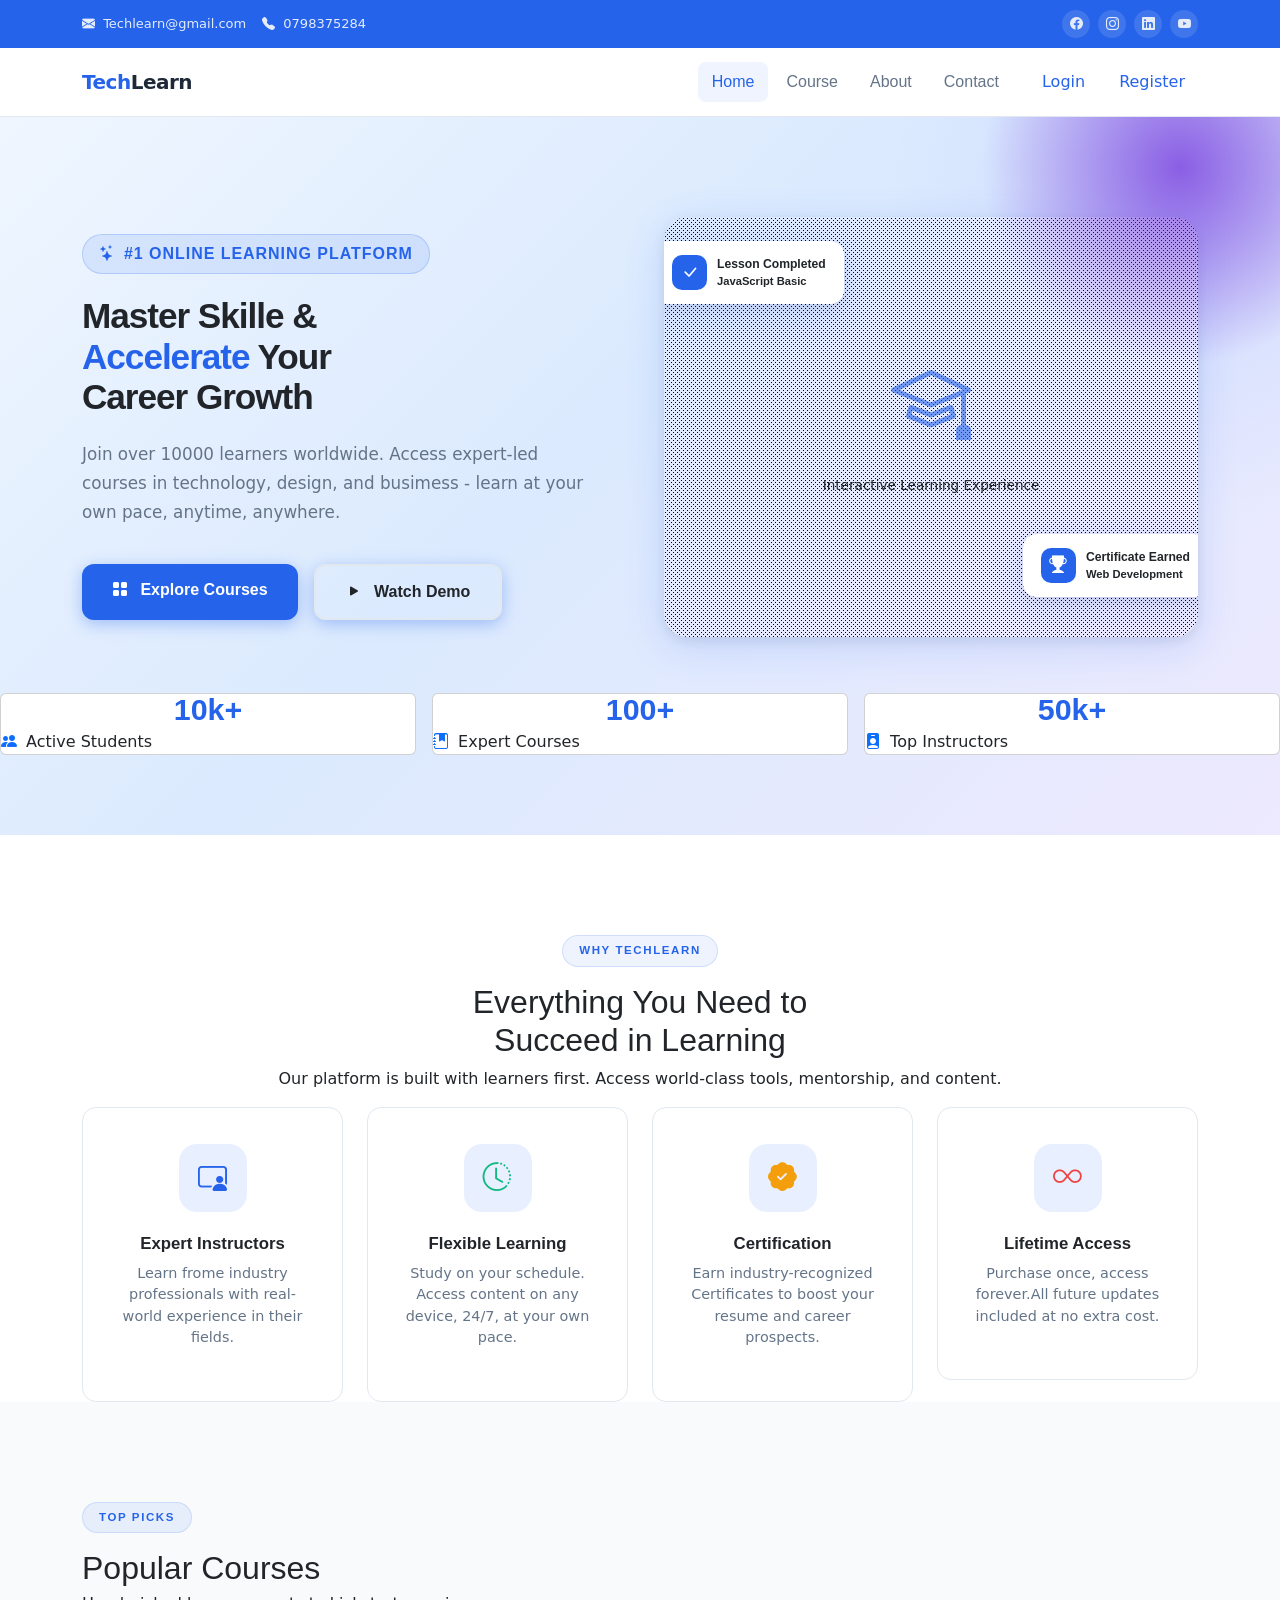
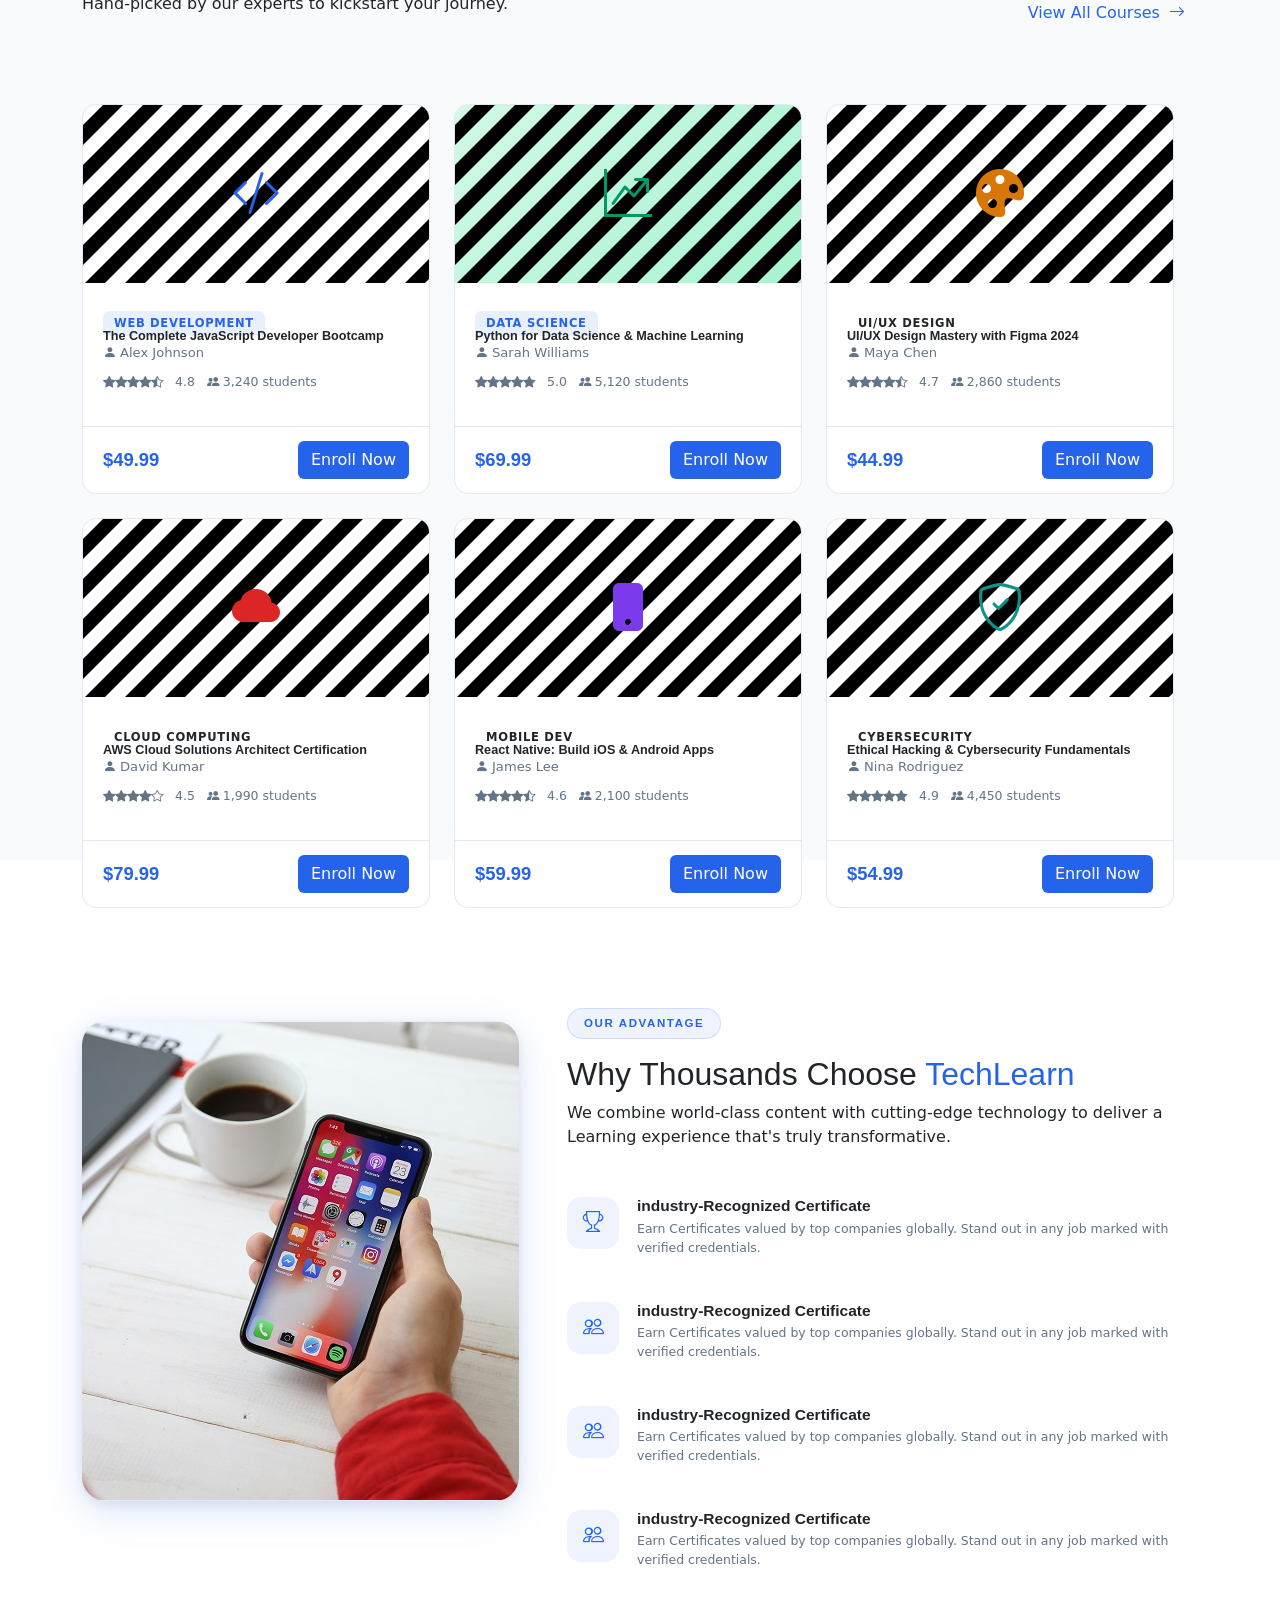
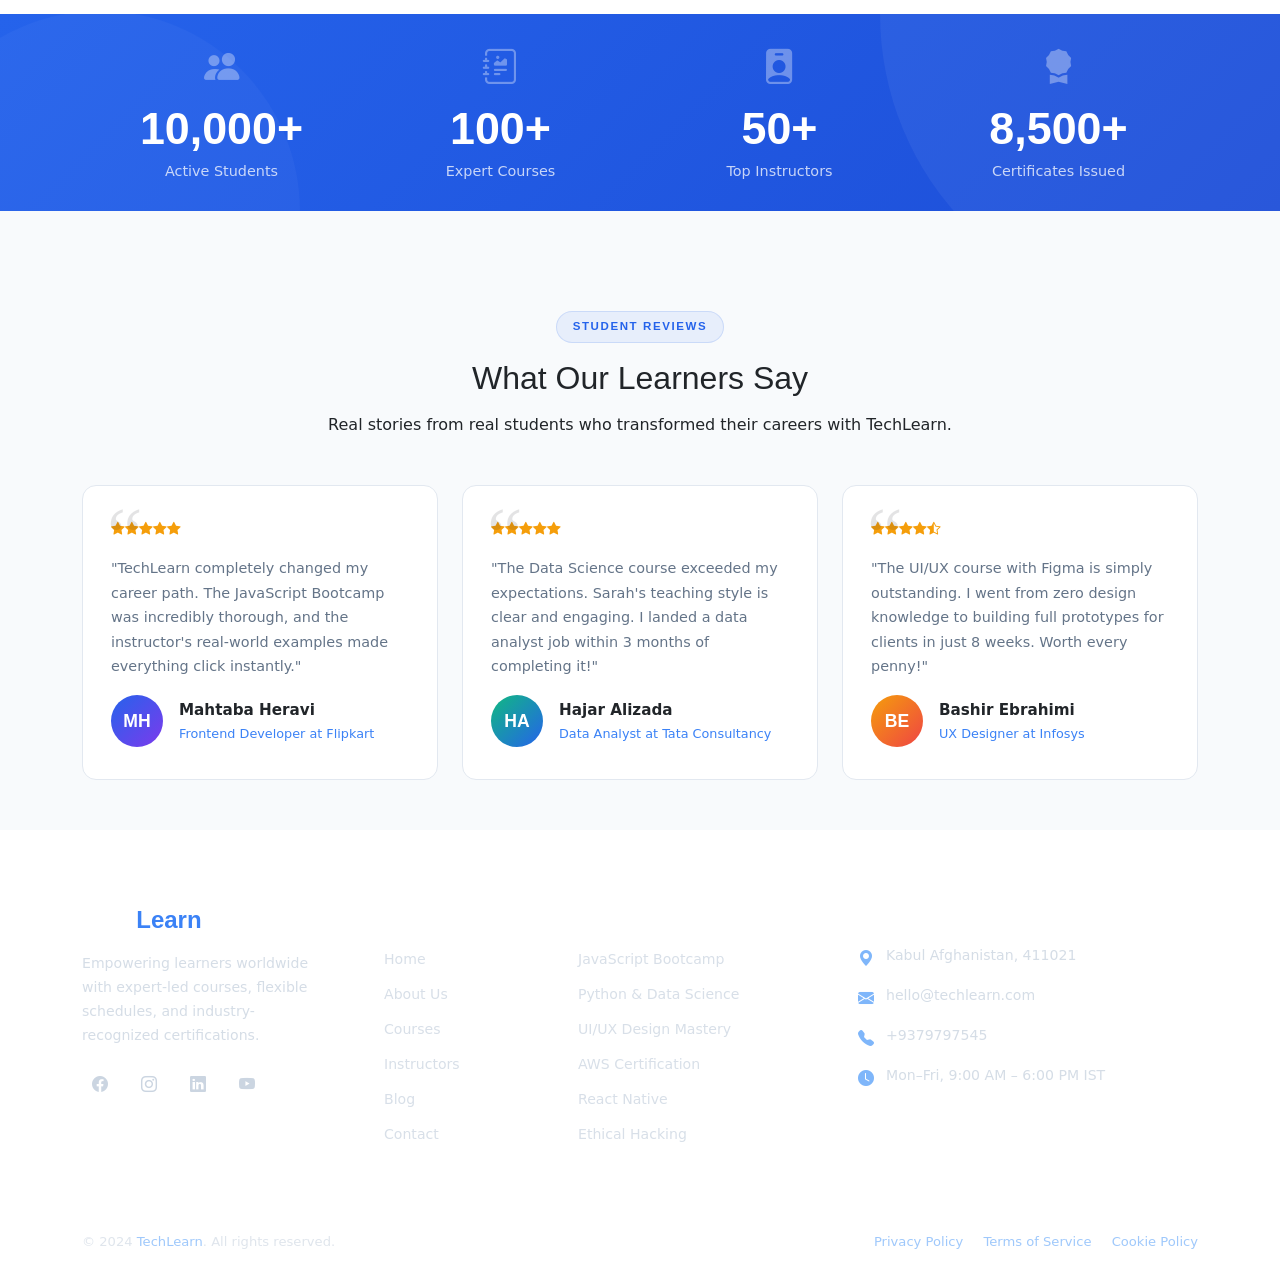
<file: index.html>
<!DOCTYPE html>
<html lang="en">
<head>
    <meta charset="UTF-8">
    <meta name="viewport" content="width=device-width, initial-scale=1.0">
    <title> Main page</title>
    <!--css and bootstrap file-->
    <link rel="stylesheet" href="css/style.css"/>
    <link rel="stylesheet" href="css/index.css"/>
    <link rel="stylesheet" href="css/verable.css"/>
    <link rel="stylesheet" href="css/bootstrap.min.css"/>
    <!--icons and fonts file-->
    <link rel="stylesheet" href="icons/bootstrap-icons.min.css"/>
    <link rel="stylesheet" href="icons/fonts/bootstrap-icons.woff">
    
</head>
<body>
    <!-- 1-===================================================
     Header
     ==========================================================-->
     
     <div id="top-header">
            <div class="container">
                <div class="d-flex flex-wrap align-items-center justify-content-between gap-2">
                    <!-- contact -->
                    <div class="d-flex flex-wrap align-items-center gap-3">
                        <a href="mailto:ahmadi.fa2023@gmail.com">
                            <i class="bi bi-envelope-fill me-1"></i>
                            Techlearn@gmail.com
                        </a>

                        <a href="tel:0774480184">
                            <i class="bi bi-telephone-fill me-1"></i>
                            0798375284
                        </a>
                    </div>
                    <!-- icons -->
                     <div class="top-social d-flex gap-2">
                        <a href="#" aria-label="Facebook"><i class="bi bi-facebook"></i></a>
                        <a href="#" aria-label="Instagram"><i class="bi bi-instagram"></i></a>
                        <a href="#" aria-label="linkedIn"><i class="bi bi-linkedin"></i></a>
                        <a href="#" aria-label="Youtube"><i class="bi bi-youtube"></i></a>
                     </div>
                </div>
            </div>
        </div>
    
     <!-- 2-=========================================
      Start Navbar
      ===============================================-->

    <nav class="navbar navbar-expand-lg sticky-top" id="mainNav">
        <div class="container">
            <a href="#" class="navbar-brand">Tech<span>Learn</span></a>

            <!--3==================================================
            Mobile
            =========================================================-->

            <button 
            class="navbar-toggler border-0"
            type="button"
            data-bs-toggle="offcanvas"
            data-bs-target="#navOffcanvas"
            aria-controls="navOffcanvas"
            >
            <i class="bi bi-list"
            style="font-size: 1.6rem; color: var(--primary)"
            ></i>
        </button>

        <!--============================================
        disktop nav
        =======================================================-->

        <div class="collapse navbar-collapse justify-content-end">

            <ul class="navbar-nav align-items-center gap-1 me-3">
                <li class="nav-item">
                    <a href="index.html" class="nav-link active">Home</a>
                </li>

                <li class="nav-item">
                    <a href="courses.html" class="nav-link">Course</a>
                </li>

                <li class="nav-item">
                    <a href="" class="nav-link ">About</a>
                </li>

                <li class="nav-item">
                    <a href="" class="nav-link">Contact</a>
                </li>
            </ul>
            <div class="d-flex gap-2">
                <a href="#" class="btn btn-nav-login">Login</a>
                <a href="#" class="btn btn-nav-register">Register</a>
            </div>

        </div>
        </div>
    </nav>

    <!--=================================================
    Mobile menu
    ===========================================================-->
    
    <div class="offcanvas offcanvas-end" tabindex="-1" id="navOffcanvas">
        <div class="offcanvas-header">
            <h5 class="offcanvas-title">Techlearn</h5>
            
            <button
             type="button"
            class="btn-close btn-close-white"
            data-bs-dismiss="offcanvas"
            ></button>
        </div>
        <div class="offcanvas-body">
            
             <ul class="navbar-nav gap-1 mb-4">
                <li class="nav-item">
                    <a href="" class="nav-link active">Home</a>
                </li>

                <li class="nav-item">
                    <a href="courses.html" class="nav-link">Course</a>
                </li>

                <li class="nav-item">
                    <a href="" class="nav-link ">About</a>
                </li>

                <li class="nav-item">
                    <a href="" class="nav-link">Contact</a>
                </li>
            </ul>

            <div class="d-flex gap-2">
                <a href="#" class="btn btn-nav-login">Login</a>
                <a href="#" class="btn btn-nav-register">Register</a>
            </div>
        </div>
    </div>
    <!--===========================================
     Hero section
     ====================================================== -->
     <section id="hero">
        <div class="container">
            <div class="row align-items-center g-5">
                <!-- left content-->
                <div class="col-lg-6">
                    <div class="hero-badge">
                        <i class="bi bi-stars"></i> #1 Online Learning Platform
                    </div>
                    <h1 class="hero-heading">
                        Master Skille &amp; <br/>
                        <span class="accent">Accelerate</span> Your <br/>
                        Career Growth
                    </h1>
                    <p class="hero-desc">
                        Join over 10000 learners worldwide. Access expert-led courses in
                        technology, design, and busimess - learn at your own pace,
                        anytime, anywhere.
                    </p>
                    <div class="d-flex flex-wrap gap-3">
                        <a href="#" class="btn btn-hero-primary">
                            <i class="bi bi-grid-fill me-2"></i> Explore Courses
                        </a>

                         <a href="#" class="btn btn-hero-outline">
                             <span class="play-icon"><i class="bi bi-play-fill me-2"></i></span> Watch Demo
                        </a>
                    </div>
                </div>

                <!-- right content-->
                  <div class="col-lg-6">
                    <div class="hero-illustration">
                         <div class="hero-float-card card1">
                            <div class="fc-icon green"> <i class="bi bi-check-lg"></i></div>
                                <div>
                                    <div style="color: var(--text-primary);">
                                         Lesson Completed
                                    </div>
                                    <div style="color: var(--text-secndary); font-size: 0.7rem; font-family: 400;">
                                        JavaScript Basic
                                    </div>
                                </div>    
                            </div>

                            <div class="hero-float-card card2">
                            <div class="fc-icon green"> <i class="bi bi-trophy-fill"></i></div>
                                <div>
                                    <div style="color: var(--text-primary);">
                                        Certificate Earned
                                    </div>
                                    <div style="color: var(--text-secndary); font-size: 0.7rem; font-family: 400;">
                                        Web Development
                                    </div>
                                </div>    
                            </div>
                                
                            <div class="hero-illo-inner">
                                <i class="bi bi-mortarboard"></i>
                                <p>Interactive Learning Experience</p>
                            </div>
                        </div>
                    </div>
                </div>
            </div>

            <div class="hero-stats">
                <div class="row g-3">
                    <div class="col-sm-4">
                        <div class="stat card">
                            <div class="stat-num">10k+</div>
                            <div class="stat-lable">
                                <i class="bi bi-people-fill text-primary me-1"></i> Active Students
                            </div>
                        </div>
                    </div>

                    <div class="col-sm-4">
                        <div class="stat card">
                            <div class="stat-num">100+</div>
                            <div class="stat-lable">
                               <i class="bi bi-journal-bookmark-fill text-primary me-1"></i> Expert Courses
                            </div>
                        </div>
                    </div>

                    <div class="col-sm-4">
                        <div class="stat card">
                            <div class="stat-num">50k+</div>
                            <div class="stat-lable">
                                <i class="bi bi-person-badge-fill text-primary me-1"></i> Top Instructors
                            </div>
                        </div>
                    </div>

                </div>
            </div>
        </div>
     </section>
     <!--========================================================
     4. FeATURES 
    ============================================================-->
     <section id="features" class="section-pad">
        <div class="container">
            <div class="text-center md-5">
                <div class="section-tag">Why TechLearn</div>
                <h2 class="section-tital">
                    Everything You Need to <br class="d-none d-md-block"/>Succeed in Learning
                </h2>
                <div class="divider mx-auto mb-3">
                    <p class="section-sub mx-auto">
                        Our platform is built with learners first. Access world-class tools, mentorship, and content.
                    </p>
                </div>
                <div class="row g-4">
                    <div class="col-sm-6 col-lg-3">
                       <div class="feature-card">
                         <div class="feature-icon fi-blue">
                            <i class="bi bi-person-video3"></i>
                        </div>
                        <h5>Expert Instructors</h5>
                        <p>Learn frome industry professionals with real-world experience in their fields.</p>
                       </div>
                    </div>

                     <div class="col-sm-6 col-lg-3">
                       <div class="feature-card">
                         <div class="feature-icon fi-green">
                            <i class="bi bi-clock-history"></i>
                        </div>
                        <h5>Flexible Learning</h5>
                        <p>Study on your schedule. Access content on any device, 24/7, at your own pace.</p>
                       </div>
                    </div>

                     <div class="col-sm-6 col-lg-3">
                       <div class="feature-card">
                         <div class="feature-icon fi-yellow">
                            <i class="bi bi-patch-check-fill"></i>
                        </div>
                        <h5>Certification</h5>
                        <p>Earn industry-recognized Certificates to boost your resume and career prospects.</p>
                       </div>
                    </div>

                     <div class="col-sm-6 col-lg-3">
                       <div class="feature-card">
                         <div class="feature-icon fi-red">
                            <i class="bi bi-infinity"></i>
                        </div>
                        <h5>Lifetime Access</h5>
                        <p>Purchase once, access forever.All future updates included at no extra cost.</p>
                       </div>
                    </div>
                </div>
            </div>
        </div>
     </section>

     <section id="courses" class="section-pad">
        <div class="container">
            <div class="d-flex flex-wrap align-items-end justify-content-between mb-5 gap-3">
                <div>
                <div class="section-tag">Top Picks</div>
                <h2 class="section-tital mb-1">Popular Courses</h2>
                <div class="divider left"></div>
                <p class="section-sub">
                    Hand-picked by our experts to kickstart your journey.
                </p>
            </div>
            <a href="#" class="btn btn-nav-login">
                View All Courses <i class="bi bi-arrow-right ms-1"></i>
            </a>
            </div>

            <div class="row g-4">
                <!--Course -1 -->
                 <div class="row g-4">
          <div class="col-md-6 col-lg-4">
            <div class="course-card">
              <div class="course-thumb">
                <i
                  class="bi bi-code-slash"
                  style="color: #2563eb; position: relative; z-index: 1"
                ></i>
              </div>
              <div class="course-body">
                <span class="course-cat cat-blue">Web Development</span>
                <h6 class="course-title">
                  The Complete JavaScript Developer Bootcamp
                </h6>
                <p class="course-instructor">
                  <i class="bi bi-person-fill me-1"></i>Alex Johnson
                </p>
                <div class="course-meta">
                  <span class="stars"
                    ><i class="bi bi-star-fill"></i
                    ><i class="bi bi-star-fill"></i
                    ><i class="bi bi-star-fill"></i
                    ><i class="bi bi-star-fill"></i
                    ><i class="bi bi-star-half"></i
                  ></span>
                  <span>4.8</span>
                  <span
                    ><i class="bi bi-people-fill me-1"></i>3,240 students</span
                  >
                </div>
              </div>
              <div class="course-footer">
                <span class="course-price">$49.99</span>
                <a href="#" class="btn btn-enroll">Enroll Now</a>
              </div>
            </div>
          </div>

          <!-- Course 2 -->
          <div class="col-md-6 col-lg-4">
            <div class="course-card">
              <div class="course-thumb course-thumb-green">
                <i
                  class="bi bi-graph-up-arrow"
                  style="color: #059669; position: relative; z-index: 1"
                ></i>
              </div>
              <div class="course-body">
                <span class="course-cat cat-green">Data Science</span>
                <h6 class="course-title">
                  Python for Data Science &amp; Machine Learning
                </h6>
                <p class="course-instructor">
                  <i class="bi bi-person-fill me-1"></i>Sarah Williams
                </p>
                <div class="course-meta">
                  <span class="stars"
                    ><i class="bi bi-star-fill"></i
                    ><i class="bi bi-star-fill"></i
                    ><i class="bi bi-star-fill"></i
                    ><i class="bi bi-star-fill"></i
                    ><i class="bi bi-star-fill"></i
                  ></span>
                  <span>5.0</span>
                  <span
                    ><i class="bi bi-people-fill me-1"></i>5,120 students</span
                  >
                </div>
              </div>
              <div class="course-footer">
                <span class="course-price">$69.99</span>
                <a href="#" class="btn btn-enroll">Enroll Now</a>
              </div>
            </div>
          </div>

          <!-- Course 3 -->
          <div class="col-md-6 col-lg-4">
            <div class="course-card">
              <div class="course-thumb course-thumb-yellow">
                <i
                  class="bi bi-palette-fill"
                  style="color: #d97706; position: relative; z-index: 1"
                ></i>
              </div>
              <div class="course-body">
                <span class="course-cat cat-yellow">UI/UX Design</span>
                <h6 class="course-title">
                  UI/UX Design Mastery with Figma 2024
                </h6>
                <p class="course-instructor">
                  <i class="bi bi-person-fill me-1"></i>Maya Chen
                </p>
                <div class="course-meta">
                  <span class="stars"
                    ><i class="bi bi-star-fill"></i
                    ><i class="bi bi-star-fill"></i
                    ><i class="bi bi-star-fill"></i
                    ><i class="bi bi-star-fill"></i
                    ><i class="bi bi-star-half"></i
                  ></span>
                  <span>4.7</span>
                  <span
                    ><i class="bi bi-people-fill me-1"></i>2,860 students</span
                  >
                </div>
              </div>
              <div class="course-footer">
                <span class="course-price">$44.99</span>
                <a href="#" class="btn btn-enroll">Enroll Now</a>
              </div>
            </div>
          </div>

          <!-- Course 4 -->
          <div class="col-md-6 col-lg-4">
            <div class="course-card">
              <div class="course-thumb course-thumb-red">
                <i
                  class="bi bi-cloud-fill"
                  style="color: #dc2626; position: relative; z-index: 1"
                ></i>
              </div>
              <div class="course-body">
                <span class="course-cat cat-red">Cloud Computing</span>
                <h6 class="course-title">
                  AWS Cloud Solutions Architect Certification
                </h6>
                <p class="course-instructor">
                  <i class="bi bi-person-fill me-1"></i>David Kumar
                </p>
                <div class="course-meta">
                  <span class="stars"
                    ><i class="bi bi-star-fill"></i
                    ><i class="bi bi-star-fill"></i
                    ><i class="bi bi-star-fill"></i
                    ><i class="bi bi-star-fill"></i><i class="bi bi-star"></i
                  ></span>
                  <span>4.5</span>
                  <span
                    ><i class="bi bi-people-fill me-1"></i>1,990 students</span
                  >
                </div>
              </div>
              <div class="course-footer">
                <span class="course-price">$79.99</span>
                <a href="#" class="btn btn-enroll">Enroll Now</a>
              </div>
            </div>
          </div>

          <!-- Course 5 -->
          <div class="col-md-6 col-lg-4">
            <div class="course-card">
              <div class="course-thumb course-thumb-purple">
                <i
                  class="bi bi-phone-fill"
                  style="color: #7c3aed; position: relative; z-index: 1"
                ></i>
              </div>
              <div class="course-body">
                <span class="course-cat cat-purple">Mobile Dev</span>
                <h6 class="course-title">
                  React Native: Build iOS &amp; Android Apps
                </h6>
                <p class="course-instructor">
                  <i class="bi bi-person-fill me-1"></i>James Lee
                </p>
                <div class="course-meta">
                  <span class="stars"
                    ><i class="bi bi-star-fill"></i
                    ><i class="bi bi-star-fill"></i
                    ><i class="bi bi-star-fill"></i
                    ><i class="bi bi-star-fill"></i
                    ><i class="bi bi-star-half"></i
                  ></span>
                  <span>4.6</span>
                  <span
                    ><i class="bi bi-people-fill me-1"></i>2,100 students</span
                  >
                </div>
              </div>
              <div class="course-footer">
                <span class="course-price">$59.99</span>
                <a href="#" class="btn btn-enroll">Enroll Now</a>
              </div>
            </div>
          </div>

          <!-- Course 6 -->
          <div class="col-md-6 col-lg-4">
            <div class="course-card">
              <div class="course-thumb course-thumb-teal">
                <i
                  class="bi bi-shield-check"
                  style="color: #0d9488; position: relative; z-index: 1"
                ></i>
              </div>
              <div class="course-body">
                <span class="course-cat cat-teal">Cybersecurity</span>
                <h6 class="course-title">
                  Ethical Hacking &amp; Cybersecurity Fundamentals
                </h6>
                <p class="course-instructor">
                  <i class="bi bi-person-fill me-1"></i>Nina Rodriguez
                </p>
                <div class="course-meta">
                  <span class="stars"
                    ><i class="bi bi-star-fill"></i
                    ><i class="bi bi-star-fill"></i
                    ><i class="bi bi-star-fill"></i
                    ><i class="bi bi-star-fill"></i
                    ><i class="bi bi-star-fill"></i
                  ></span>
                  <span>4.9</span>
                  <span
                    ><i class="bi bi-people-fill me-1"></i>4,450 students</span
                  >
                </div>
              </div>
              <div class="course-footer">
                <span class="course-price">$54.99</span>
                <a href="#" class="btn btn-enroll">Enroll Now</a>
              </div>
            </div>
          </div>
    </div>
 </div>
 </section>
 <!-- Why choose us -->
 <section id="why-us" class="section-pad">
  <div class="container">
    <div class="row g-5 align-items-center">
      <!-- Images -->
      <div class="col-lg-5">
        <div class="why-image">
          <div class="why-images-inner">
           <img src="images/photo.jpg" alt="image">
          </div>
        </div>
      </div>
<!-- content -->


      <div class="col-lg-7">
        <div class="section-tag">
          Our Advantage
        </div>
        <h2 class="section-tital">
          Why Thousands Choose
          <span style="color: var(--primary); "> TechLearn </span>
        </h2>
        <div class="divider left mb-4">
          <p class="section-sub mb-5">
            We combine world-class content with cutting-edge technology to 
            deliver a Learning experience that's truly transformative.
          </p>
          <div class="why-feature">
            <div class="why-icon"><i class="bi bi-trophy"></i></div>
          <div>
            <h6>industry-Recognized Certificate</h6>
          <p>Earn Certificates valued by top companies globally. Stand out
            in any job marked with verified credentials.
          </p>
          </div>
          </div>
          <div class="why-feature">
        <div class="why-icon"><i class="bi bi-people"></i></div>
        <div>
            <h6>industry-Recognized Certificate</h6>
          <p>Earn Certificates valued by top companies globally. Stand out
            in any job marked with verified credentials.
          </p>
          </div>
        </div>

         <div class="why-feature">
        <div class="why-icon"><i class="bi bi-people"></i></div>
        <div>
            <h6>industry-Recognized Certificate</h6>
          <p>Earn Certificates valued by top companies globally. Stand out
            in any job marked with verified credentials.
          </p>
          </div>
        </div>
         <div class="why-feature">
        <div class="why-icon"><i class="bi bi-people"></i></div>
        <div>
            <h6>industry-Recognized Certificate</h6>
          <p>Earn Certificates valued by top companies globally. Stand out
            in any job marked with verified credentials.
          </p>
          </div>
        </div>
      </div>
      </div>
    </div>
  </div>
 </section>
 <!-- STATISTICS Section -->

    <section id="statistics" class="section-pad">
      <div class="container">
        <div class="row justify-content-center text-center g-0">
          <div class="col-6 col-md-3">
            <div class="stats-counter">
              <div class="stats-icon"><i class="bi bi-people-fill"></i></div>
              <span class="num">10,000+</span>
              <span class="lbl">Active Students</span>
            </div>
          </div>
          <div class="col-6 col-md-3">
            <div class="stats-counter">
              <div class="stats-icon">
                <i class="bi bi-journal-richtext"></i>
              </div>
              <span class="num">100+</span>
              <span class="lbl">Expert Courses</span>
            </div>
          </div>
          <div class="col-6 col-md-3">
            <div class="stats-counter">
              <div class="stats-icon">
                <i class="bi bi-person-badge-fill"></i>
              </div>
              <span class="num">50+</span>
              <span class="lbl">Top Instructors</span>
            </div>
          </div>
          <div class="col-6 col-md-3">
            <div class="stats-counter">
              <div class="stats-icon"><i class="bi bi-award-fill"></i></div>
              <span class="num">8,500+</span>
              <span class="lbl">Certificates Issued</span>
            </div>
          </div>
        </div>
      </div>
    </section>

    <!--8. TESTIMONIALS
============================================= -->
    <section id="testimonials" class="section-pad">
      <div class="container">
        <div class="text-center mb-5">
          <div class="section-tag">Student Reviews</div>
          <h2 class="section-title">What Our Learners Say</h2>
          <div class="divider mx-auto mb-3"></div>
          <p class="section-sub mx-auto">
            Real stories from real students who transformed their careers with
            TechLearn.
          </p>
        </div>
        <div class="row g-4">
          <!-- T1 -->
          <div class="col-md-4">
            <div class="testimonial-card">
              <div class="t-stars mb-3">
                <i class="bi bi-star-fill"></i><i class="bi bi-star-fill"></i
                ><i class="bi bi-star-fill"></i><i class="bi bi-star-fill"></i
                ><i class="bi bi-star-fill"></i>
              </div>
              <p class="t-review">
                "TechLearn completely changed my career path. The JavaScript
                Bootcamp was incredibly thorough, and the instructor's
                real-world examples made everything click instantly."
              </p>
              <div class="d-flex align-items-center gap-3">
                <div
                  class="t-avatar"
                  style="background: linear-gradient(135deg, #2563eb, #7c3aed)"
                >
                  MH
                </div>
                <div>
                  <div class="t-name">Mahtaba Heravi</div>
                  <div class="t-role">Frontend Developer at Flipkart</div>
                </div>
              </div>
            </div>
          </div>
          <!-- T2 -->
          <div class="col-md-4">
            <div class="testimonial-card">
              <div class="t-stars mb-3">
                <i class="bi bi-star-fill"></i><i class="bi bi-star-fill"></i
                ><i class="bi bi-star-fill"></i><i class="bi bi-star-fill"></i
                ><i class="bi bi-star-fill"></i>
              </div>
              <p class="t-review">
                "The Data Science course exceeded my expectations. Sarah's
                teaching style is clear and engaging. I landed a data analyst
                job within 3 months of completing it!"
              </p>
              <div class="d-flex align-items-center gap-3">
                <div
                  class="t-avatar"
                  style="background: linear-gradient(135deg, #10b981, #2563eb)"
                >
                  HA
                </div>
                <div>
                  <div class="t-name">Hajar Alizada</div>
                  <div class="t-role">Data Analyst at Tata Consultancy</div>
                </div>
              </div>
            </div>
          </div>
          <!-- T3 -->
          <div class="col-md-4">
            <div class="testimonial-card">
              <div class="t-stars mb-3">
                <i class="bi bi-star-fill"></i><i class="bi bi-star-fill"></i
                ><i class="bi bi-star-fill"></i><i class="bi bi-star-fill"></i
                ><i class="bi bi-star-half"></i>
              </div>
              <p class="t-review">
                "The UI/UX course with Figma is simply outstanding. I went from
                zero design knowledge to building full prototypes for clients in
                just 8 weeks. Worth every penny!"
              </p>
              <div class="d-flex align-items-center gap-3">
                <div
                  class="t-avatar"
                  style="background: linear-gradient(135deg, #f59e0b, #ef4444)"
                >
                  BE
                </div>
                <div>
                  <div class="t-name">Bashir Ebrahimi</div>
                  <div class="t-role">UX Designer at Infosys</div>
                </div>
              </div>
            </div>
          </div>
        </div>
      </div>
    </section>

    <!-- =============================================
     10. FOOTER
============================================= -->
    <footer id="footer">
      <div class="container">
        <div class="row g-5">
          <!-- Col 1: Brand -->
          <div class="col-lg-3 col-md-6">
            <div class="footer-brand">Tech<span>Learn</span></div>
            <p class="footer-desc">
              Empowering learners worldwide with expert-led courses, flexible
              schedules, and industry-recognized certifications.
            </p>
            <div class="footer-social">
              <a href="#" aria-label="Facebook"
                ><i class="bi bi-facebook"></i
              ></a>
              <a href="#" aria-label="Instagram"
                ><i class="bi bi-instagram"></i
              ></a>
              <a href="#" aria-label="LinkedIn"
                ><i class="bi bi-linkedin"></i
              ></a>
              <a href="#" aria-label="YouTube"><i class="bi bi-youtube"></i></a>
            </div>
          </div>

          <!-- Col 2: Quick Links -->
          <div class="col-lg-2 col-md-6 col-sm-6">
            <div class="footer-heading">Quick Links</div>
            <ul class="footer-links">
              <li><a href="#">Home</a></li>
              <li><a href="#">About Us</a></li>
              <li><a href="#">Courses</a></li>
              <li><a href="#">Instructors</a></li>
              <li><a href="#">Blog</a></li>
              <li><a href="#">Contact</a></li>
            </ul>
          </div>

          <!-- Col 3: Popular Courses -->
          <div class="col-lg-3 col-md-6 col-sm-6">
            <div class="footer-heading">Popular Courses</div>
            <ul class="footer-links">
              <li><a href="#">JavaScript Bootcamp</a></li>
              <li><a href="#">Python & Data Science</a></li>
              <li><a href="#">UI/UX Design Mastery</a></li>
              <li><a href="#">AWS Certification</a></li>
              <li><a href="#">React Native</a></li>
              <li><a href="#">Ethical Hacking</a></li>
            </ul>
          </div>

          <!-- Col 4: Contact -->
          <div class="col-lg-4 col-md-6">
            <div class="footer-heading">Contact Us</div>
            <div class="footer-contact-item">
              <i class="bi bi-geo-alt-fill"></i>
              <span
                >Kabul Afghanistan, 411021</span
              >
            </div>
            <div class="footer-contact-item">
              <i class="bi bi-envelope-fill"></i>
              <span>hello@techlearn.com</span>
            </div>
            <div class="footer-contact-item">
              <i class="bi bi-telephone-fill"></i>
              <span>+9379797545</span>
            </div>
            <div class="footer-contact-item">
              <i class="bi bi-clock-fill"></i>
              <span>Mon–Fri, 9:00 AM – 6:00 PM IST</span>
            </div>
          </div>
        </div>

        <!-- Bottom Footer -->
        <div
          class="footer-bottom d-flex flex-wrap align-items-center justify-content-between gap-2"
        >
          <p>&copy; 2024 <a href="#">TechLearn</a>. All rights reserved.</p>
          <p>
            <a href="#" class="me-3">Privacy Policy</a>
            <a href="#" class="me-3">Terms of Service</a>
            <a href="#">Cookie Policy</a>
          </p>
        </div>
      </div>
    </footer>

    <!-- Scroll To Top -->
    <button id="scrollTop" aria-label="Scroll to top">
      <i class="bi bi-arrow-up"></i>

</body>

<!--js file-->
<script src="js/bootstrap.bundle.min.js"></script>

</html>
</file>
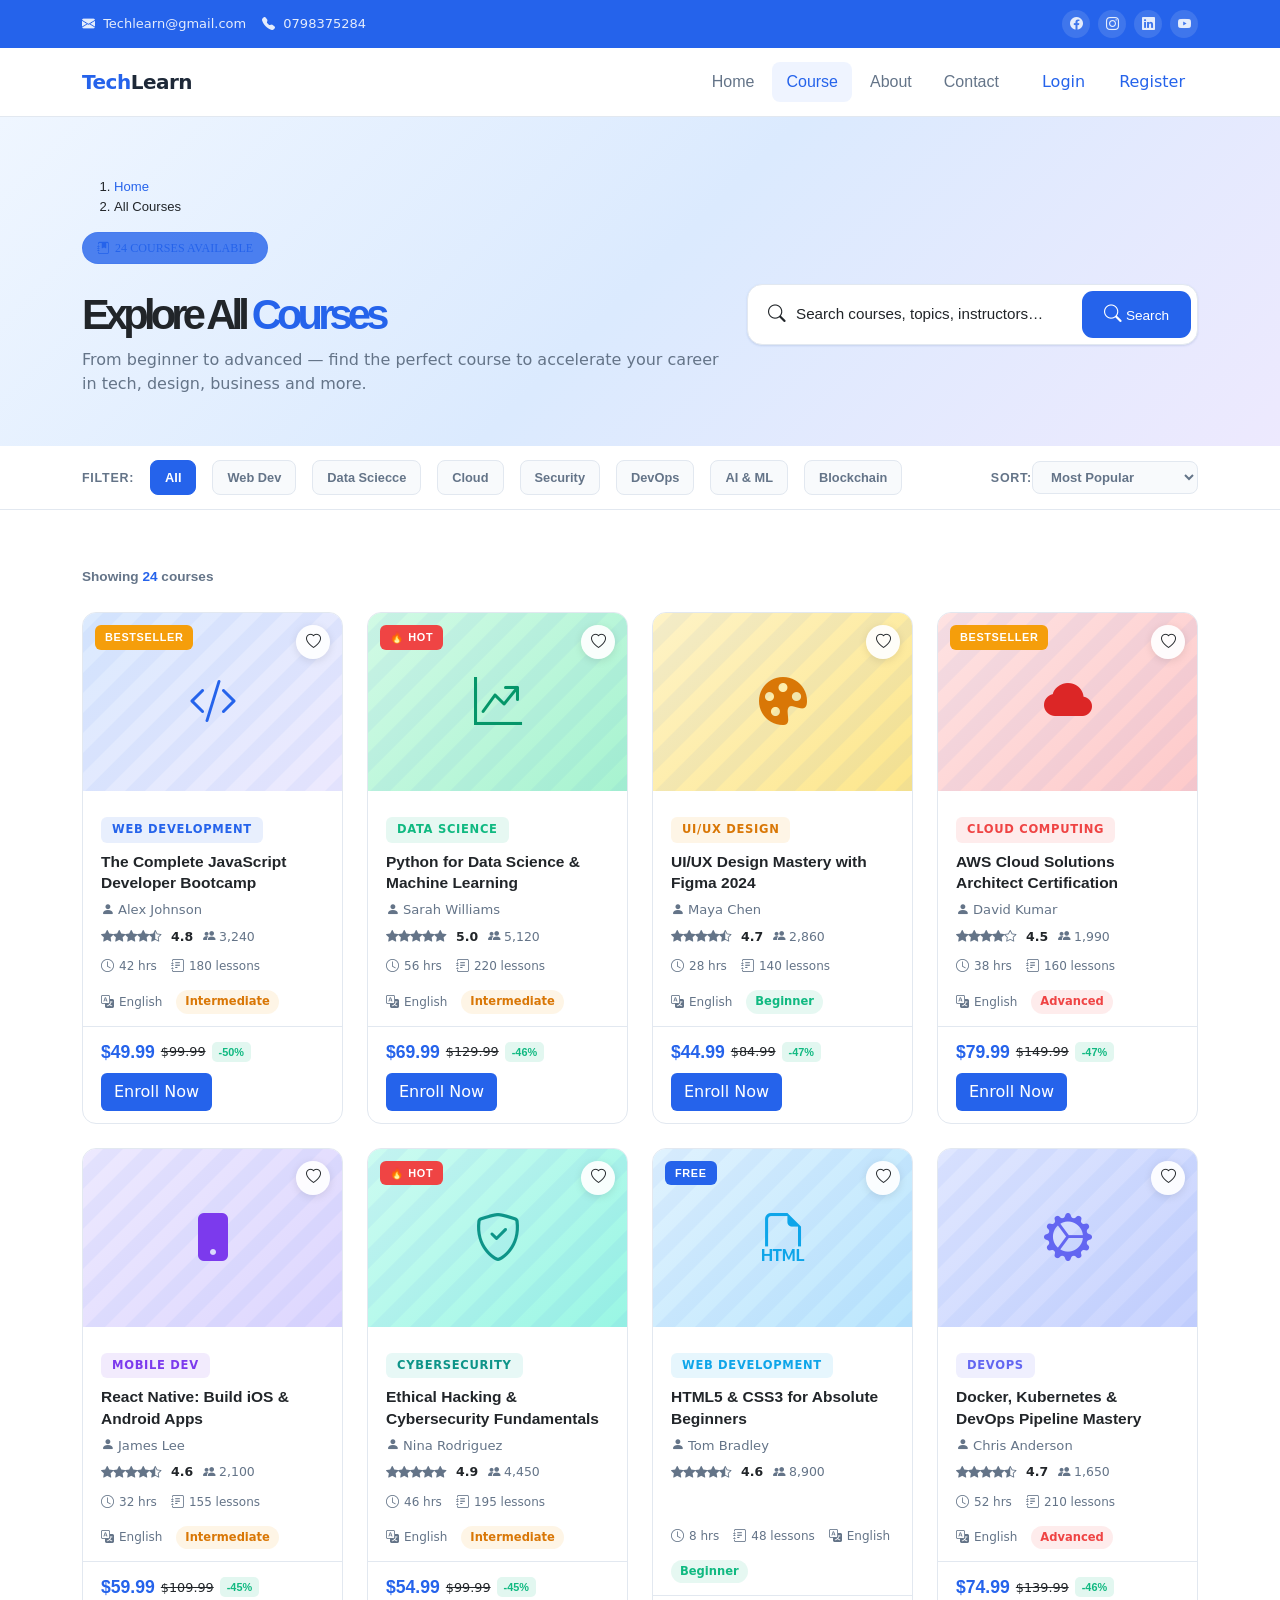
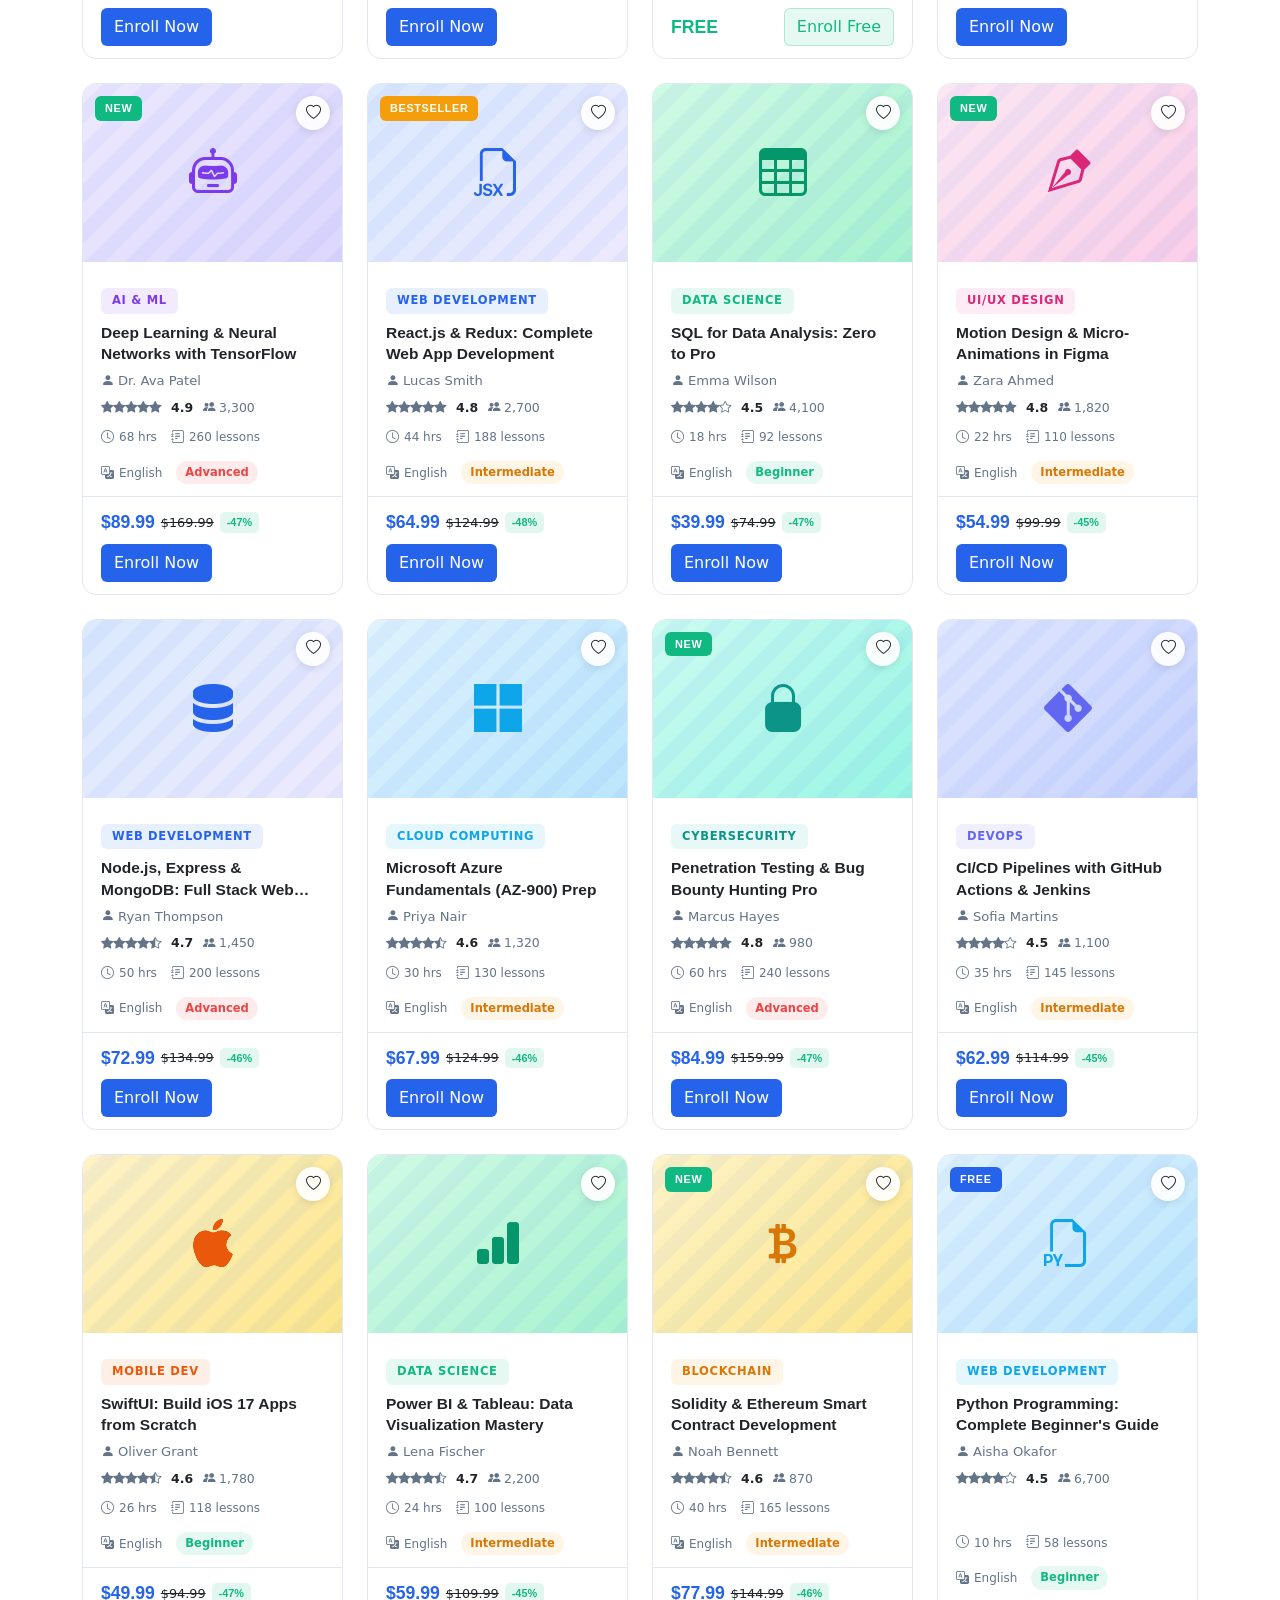
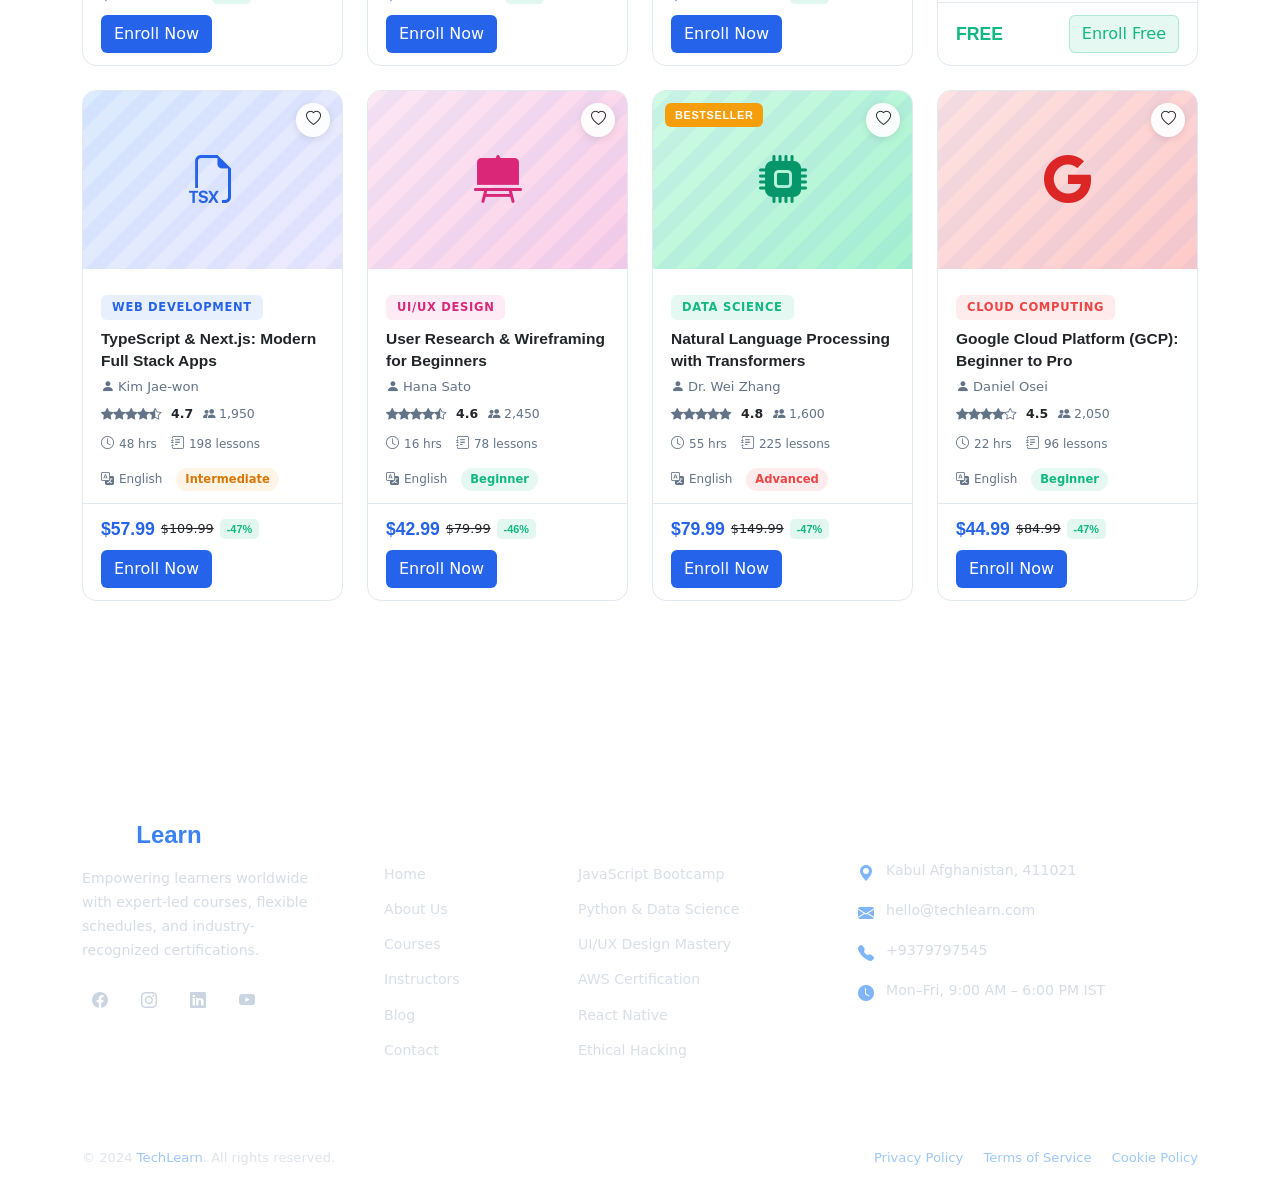
<file: courses.html>
<!DOCTYPE html>
<html lang="en">
<head>
    <meta charset="UTF-8">
    <meta name="viewport" content="width=device-width, initial-scale=1.0">
    <title> Main page</title>
    <!--css and bootstrap file-->
    <link rel="stylesheet" href="css/style.css"/>
    <link rel="stylesheet" href="css/index.css"/>
    <link rel="stylesheet" href="css/course.css">
    <link rel="stylesheet" href="css/verable.css"/>
    <link rel="stylesheet" href="css/bootstrap.min.css"/>
    <!--icons and fonts file-->
    <link rel="stylesheet" href="icons/bootstrap-icons.min.css"/>
    <link rel="stylesheet" href="icons/fonts/bootstrap-icons.woff">
    
</head>
<body>
    <!-- 1-===================================================
     Header
     ==========================================================-->
     
     <div id="top-header">
            <div class="container">
                <div class="d-flex flex-wrap align-items-center justify-content-between gap-2">
                    <!-- contact -->
                    <div class="d-flex flex-wrap align-items-center gap-3">
                        <a href="mailto:ahmadi.fa2023@gmail.com">
                            <i class="bi bi-envelope-fill me-1"></i>
                            Techlearn@gmail.com
                        </a>

                        <a href="tel:0774480184">
                            <i class="bi bi-telephone-fill me-1"></i>
                            0798375284
                        </a>
                    </div>
                    <!-- icons -->
                     <div class="top-social d-flex gap-2">
                        <a href="#" aria-label="Facebook"><i class="bi bi-facebook"></i></a>
                        <a href="#" aria-label="Instagram"><i class="bi bi-instagram"></i></a>
                        <a href="#" aria-label="linkedIn"><i class="bi bi-linkedin"></i></a>
                        <a href="#" aria-label="Youtube"><i class="bi bi-youtube"></i></a>
                     </div>
                </div>
            </div>
        </div>
    
     <!-- 2-=========================================
      Start Navbar
      ===============================================-->

    <nav class="navbar navbar-expand-lg sticky-top" id="mainNav">
        <div class="container">
            <a href="#" class="navbar-brand">Tech<span>Learn</span></a>

            <!--3==================================================
            Mobile
            =========================================================-->

            <button 
            class="navbar-toggler border-0"
            type="button"
            data-bs-toggle="offcanvas"
            data-bs-target="#navOffcanvas"
            aria-controls="navOffcanvas"
            >
            <i class="bi bi-list"
            style="font-size: 1.6rem; color: var(--primary)"
            ></i>
        </button>

        <!--============================================
        disktop nav
        =======================================================-->

        <div class="collapse navbar-collapse justify-content-end">

            <ul class="navbar-nav align-items-center gap-1 me-3">
                <li class="nav-item">
                    <a href="index.html" class="nav-link">Home</a>
                </li>

                <li class="nav-item">
                    <a href="courses.html" class="nav-link active">Course</a>
                </li>

                <li class="nav-item">
                    <a href="" class="nav-link ">About</a>
                </li>

                <li class="nav-item">
                    <a href="" class="nav-link">Contact</a>
                </li>
            </ul>
            <div class="d-flex gap-2">
                <a href="#" class="btn btn-nav-login">Login</a>
                <a href="#" class="btn btn-nav-register">Register</a>
            </div>

        </div>
        </div>
    </nav>

    <!--=================================================
    Mobile menu
    ===========================================================-->
    
    <div class="offcanvas offcanvas-end" tabindex="-1" id="navOffcanvas">
        <div class="offcanvas-header">
            <h5 class="offcanvas-title">Techlearn</h5>
            
            <button
             type="button"
            class="btn-close btn-close-white"
            data-bs-dismiss="offcanvas"
            ></button>
        </div>
        <div class="offcanvas-body">
            
             <ul class="navbar-nav gap-1 mb-4">
                <li class="nav-item">
                    <a href="" class="nav-link">Home</a>
                </li>

                <li class="nav-item">
                    <a href="courses.html" class="nav-link active">Course</a>
                </li>

                <li class="nav-item">
                    <a href="" class="nav-link ">About</a>
                </li>

                <li class="nav-item">
                    <a href="" class="nav-link">Contact</a>
                </li>
            </ul>

            <div class="d-flex gap-2">
                <a href="#" class="btn btn-nav-login">Login</a>
                <a href="#" class="btn btn-nav-register">Register</a>
            </div>
        </div>
    </div>

     <!-- page Hero -->
    <section id="page-hero">
      <div class="container">
        <nav class="mb-3">
          <ol class="url-hero" 
          style="font-size:0.82rem;
          font-family: &quot;Sora&quot;, sans-serif;
          font-weight:500
          "> 
          <li class="url-hero-item"><a href="index.html">Home</a></li>
          <li class="url-hero-item">All Courses</li>
          </ol>
        </nav>
        <div class="row align-items-center g-4">
          <div class="col-lg-7">
            <div class="result-badge mb-3">
              <i class="bi bi-journal-bookmark-fill"></i> 24 Courses Available
            </div>
            <h1>
              Explore All <span style="color: var(--primary)">Courses</span>
            </h1>

            <p>
              From beginner to advanced — find the perfect course to accelerate your career in tech, design, business and more.
            </p>
          </div>
          <div class="col-lg-5">
            <div class="search-wrap">
              <i class="bi bi-search"></i>
              <input type="text" id="searchInput" placeholder="Search courses, topics, instructors…" />

              <button class="btn-search">
                <i class="bi bi-search me-1"></i>Search
              </button>
            </div>
          </div>
        </div>
      </div>
    </section>
   <div id="filter-bar">
    <div class="container">
      <div class="d-flex align-items-center gap-3 filter-scroll">
        <span class="filter-lable d-none d-sm-inline">Filter:</span>
        <button class="fliter-btn active">All</button>
        <button class="fliter-btn">Web Dev</button>
        <button class="fliter-btn">Data Sciecce</button>
        <button class="fliter-btn">Cloud</button>
        <button class="fliter-btn">Security</button>
        <button class="fliter-btn">DevOps</button>
        <button class="fliter-btn">AI &amp; ML</button>
        <button class="fliter-btn">Blockchain</button>

        <div class="ms-auto d-none d-md-flex align-items-center g-2">
          <span class="filter-lable">Sort:</span>
          <select class="sort-select">
            <option value="popular">Most Popular</option>
            <option value="rating">Highest Rated</option>
            <option value="newest">Newest</option>
            <option value="price-Low">Price: Low to High</option>
            <option value="price-High">Price: High to Low</option>
          </select>
        </div>
      </div>
    </div>
   </div>
    
<!--courses-->
   <section style="padding:44px 0 80px">
    <div class="container">

      <!-- ── COURSE GRID ── -->
      <div>

        <!-- Results info row -->
        <div class="d-flex flex-wrap align-items-center justify-content-between mb-4 gap-3">
          <div>
            <span id="resultsCount"
              style="font-family:'Sora',sans-serif;font-size:.85rem;font-weight:600;color:var(--text-secondary)">
              Showing <span style="color:var(--primary)">24</span> courses
            </span>
          </div>
          <div class="d-flex align-items-center gap-2 d-md-none">
            <span class="filter-label">Sort:</span>
            <select class="sort-select" onchange="filterCourses()">
              <option>Most Popular</option>
              <option>Highest Rated</option>
              <option>Newest</option>
              <option>Price: Low–High</option>
            </select>
          </div>
        </div>

        <div class="row g-4" id="courseGrid">

          <!-- ===== COURSE 1 ===== -->
          <div class="col-sm-6 col-lg-4 col-xl-3" data-category="Web Development" data-level="Intermediate"
            data-rating="4.8" data-price="49.99" data-students="3240">
            <div class="course-card">
              <span class="thumb-badge badge-best">Bestseller</span>
              <button class="btn-wish" title="Add to wishlist"><i class="bi bi-heart"></i></button>
              <div class="course-thumb">
                <i class="bi bi-code-slash" style="color:#2563EB;position:relative;z-index:1"></i>
              </div>
              <div class="course-body">
                <span class="course-cat cat-blue">Web Development</span>
                <h6 class="course-title">The Complete JavaScript Developer Bootcamp</h6>
                <p class="course-instructor"><i class="bi bi-person-fill me-1"></i>Alex Johnson</p>
                <div class="course-meta">
                  <span class="stars"><i class="bi bi-star-fill"></i><i class="bi bi-star-fill"></i><i
                      class="bi bi-star-fill"></i><i class="bi bi-star-fill"></i><i class="bi bi-star-half"></i></span>
                  <span class="rating-val">4.8</span>
                  <span><i class="bi bi-people-fill me-1"></i>3,240</span>
                </div>
              </div>
              <div class="course-attrs">
                <span class="attr-item"><i class="bi bi-clock"></i>42 hrs</span>
                <span class="attr-item"><i class="bi bi-journal-text"></i>180 lessons</span>
                <span class="attr-item"><i class="bi bi-translate"></i>English</span>
                <span class="level-pill lp-intermediate">Intermediate</span>
              </div>
              <div class="course-footer">
                <div class="price-box">
                  <span class="course-price">$49.99</span>
                  <span class="course-price-original">$99.99</span>
                  <span class="discount-badge">-50%</span>
                </div>
                <a href="course-details.html" class="btn btn-enroll">Enroll Now</a>
              </div>
            </div>
          </div>

          <!-- ===== COURSE 2 ===== -->
          <div class="col-sm-6 col-lg-4 col-xl-3" data-category="Data Science" data-level="Intermediate"
            data-rating="5.0" data-price="69.99" data-students="5120">
            <div class="course-card">
              <span class="thumb-badge badge-hot">🔥 Hot</span>
              <button class="btn-wish" title="Add to wishlist"><i class="bi bi-heart"></i></button>
              <div class="course-thumb ct-green">
                <i class="bi bi-graph-up-arrow" style="color:#059669;position:relative;z-index:1"></i>
              </div>
              <div class="course-body">
                <span class="course-cat cat-green">Data Science</span>
                <h6 class="course-title">Python for Data Science &amp; Machine Learning</h6>
                <p class="course-instructor"><i class="bi bi-person-fill me-1"></i>Sarah Williams</p>
                <div class="course-meta">
                  <span class="stars"><i class="bi bi-star-fill"></i><i class="bi bi-star-fill"></i><i
                      class="bi bi-star-fill"></i><i class="bi bi-star-fill"></i><i class="bi bi-star-fill"></i></span>
                  <span class="rating-val">5.0</span>
                  <span><i class="bi bi-people-fill me-1"></i>5,120</span>
                </div>
              </div>
              <div class="course-attrs">
                <span class="attr-item"><i class="bi bi-clock"></i>56 hrs</span>
                <span class="attr-item"><i class="bi bi-journal-text"></i>220 lessons</span>
                <span class="attr-item"><i class="bi bi-translate"></i>English</span>
                <span class="level-pill lp-intermediate">Intermediate</span>
              </div>
              <div class="course-footer">
                <div class="price-box">
                  <span class="course-price">$69.99</span>
                  <span class="course-price-original">$129.99</span>
                  <span class="discount-badge">-46%</span>
                </div>
                <a href="course-details.html" class="btn btn-enroll">Enroll Now</a>
              </div>
            </div>
          </div>

          <!-- ===== COURSE 3 ===== -->
          <div class="col-sm-6 col-lg-4 col-xl-3" data-category="UI/UX Design" data-level="Beginner" data-rating="4.7"
            data-price="44.99" data-students="2860">
            <div class="course-card">
              <button class="btn-wish" title="Add to wishlist"><i class="bi bi-heart"></i></button>
              <div class="course-thumb ct-yellow">
                <i class="bi bi-palette-fill" style="color:#D97706;position:relative;z-index:1"></i>
              </div>
              <div class="course-body">
                <span class="course-cat cat-yellow">UI/UX Design</span>
                <h6 class="course-title">UI/UX Design Mastery with Figma 2024</h6>
                <p class="course-instructor"><i class="bi bi-person-fill me-1"></i>Maya Chen</p>
                <div class="course-meta">
                  <span class="stars"><i class="bi bi-star-fill"></i><i class="bi bi-star-fill"></i><i
                      class="bi bi-star-fill"></i><i class="bi bi-star-fill"></i><i class="bi bi-star-half"></i></span>
                  <span class="rating-val">4.7</span>
                  <span><i class="bi bi-people-fill me-1"></i>2,860</span>
                </div>
              </div>
              <div class="course-attrs">
                <span class="attr-item"><i class="bi bi-clock"></i>28 hrs</span>
                <span class="attr-item"><i class="bi bi-journal-text"></i>140 lessons</span>
                <span class="attr-item"><i class="bi bi-translate"></i>English</span>
                <span class="level-pill lp-beginner">Beginner</span>
              </div>
              <div class="course-footer">
                <div class="price-box">
                  <span class="course-price">$44.99</span>
                  <span class="course-price-original">$84.99</span>
                  <span class="discount-badge">-47%</span>
                </div>
                <a href="#" class="btn btn-enroll">Enroll Now</a>
              </div>
            </div>
          </div>

          <!-- ===== COURSE 4 ===== -->
          <div class="col-sm-6 col-lg-4 col-xl-3" data-category="Cloud Computing" data-level="Advanced"
            data-rating="4.5" data-price="79.99" data-students="1990">
            <div class="course-card">
              <span class="thumb-badge badge-best">Bestseller</span>
              <button class="btn-wish" title="Add to wishlist"><i class="bi bi-heart"></i></button>
              <div class="course-thumb ct-red">
                <i class="bi bi-cloud-fill" style="color:#DC2626;position:relative;z-index:1"></i>
              </div>
              <div class="course-body">
                <span class="course-cat cat-red">Cloud Computing</span>
                <h6 class="course-title">AWS Cloud Solutions Architect Certification</h6>
                <p class="course-instructor"><i class="bi bi-person-fill me-1"></i>David Kumar</p>
                <div class="course-meta">
                  <span class="stars"><i class="bi bi-star-fill"></i><i class="bi bi-star-fill"></i><i
                      class="bi bi-star-fill"></i><i class="bi bi-star-fill"></i><i class="bi bi-star"></i></span>
                  <span class="rating-val">4.5</span>
                  <span><i class="bi bi-people-fill me-1"></i>1,990</span>
                </div>
              </div>
              <div class="course-attrs">
                <span class="attr-item"><i class="bi bi-clock"></i>38 hrs</span>
                <span class="attr-item"><i class="bi bi-journal-text"></i>160 lessons</span>
                <span class="attr-item"><i class="bi bi-translate"></i>English</span>
                <span class="level-pill lp-advanced">Advanced</span>
              </div>
              <div class="course-footer">
                <div class="price-box">
                  <span class="course-price">$79.99</span>
                  <span class="course-price-original">$149.99</span>
                  <span class="discount-badge">-47%</span>
                </div>
                <a href="#" class="btn btn-enroll">Enroll Now</a>
              </div>
            </div>
          </div>

          <!-- ===== COURSE 5 ===== -->
          <div class="col-sm-6 col-lg-4 col-xl-3" data-category="Mobile Dev" data-level="Intermediate" data-rating="4.6"
            data-price="59.99" data-students="2100">
            <div class="course-card">
              <button class="btn-wish" title="Add to wishlist"><i class="bi bi-heart"></i></button>
              <div class="course-thumb ct-purple">
                <i class="bi bi-phone-fill" style="color:#7C3AED;position:relative;z-index:1"></i>
              </div>
              <div class="course-body">
                <span class="course-cat cat-purple">Mobile Dev</span>
                <h6 class="course-title">React Native: Build iOS &amp; Android Apps</h6>
                <p class="course-instructor"><i class="bi bi-person-fill me-1"></i>James Lee</p>
                <div class="course-meta">
                  <span class="stars"><i class="bi bi-star-fill"></i><i class="bi bi-star-fill"></i><i
                      class="bi bi-star-fill"></i><i class="bi bi-star-fill"></i><i class="bi bi-star-half"></i></span>
                  <span class="rating-val">4.6</span>
                  <span><i class="bi bi-people-fill me-1"></i>2,100</span>
                </div>
              </div>
              <div class="course-attrs">
                <span class="attr-item"><i class="bi bi-clock"></i>32 hrs</span>
                <span class="attr-item"><i class="bi bi-journal-text"></i>155 lessons</span>
                <span class="attr-item"><i class="bi bi-translate"></i>English</span>
                <span class="level-pill lp-intermediate">Intermediate</span>
              </div>
              <div class="course-footer">
                <div class="price-box">
                  <span class="course-price">$59.99</span>
                  <span class="course-price-original">$109.99</span>
                  <span class="discount-badge">-45%</span>
                </div>
                <a href="#" class="btn btn-enroll">Enroll Now</a>
              </div>
            </div>
          </div>

          <!-- ===== COURSE 6 ===== -->
          <div class="col-sm-6 col-lg-4 col-xl-3" data-category="Cybersecurity" data-level="Intermediate"
            data-rating="4.9" data-price="54.99" data-students="4450">
            <div class="course-card">
              <span class="thumb-badge badge-hot">🔥 Hot</span>
              <button class="btn-wish" title="Add to wishlist"><i class="bi bi-heart"></i></button>
              <div class="course-thumb ct-teal">
                <i class="bi bi-shield-check" style="color:#0D9488;position:relative;z-index:1"></i>
              </div>
              <div class="course-body">
                <span class="course-cat cat-teal">Cybersecurity</span>
                <h6 class="course-title">Ethical Hacking &amp; Cybersecurity Fundamentals</h6>
                <p class="course-instructor"><i class="bi bi-person-fill me-1"></i>Nina Rodriguez</p>
                <div class="course-meta">
                  <span class="stars"><i class="bi bi-star-fill"></i><i class="bi bi-star-fill"></i><i
                      class="bi bi-star-fill"></i><i class="bi bi-star-fill"></i><i class="bi bi-star-fill"></i></span>
                  <span class="rating-val">4.9</span>
                  <span><i class="bi bi-people-fill me-1"></i>4,450</span>
                </div>
              </div>
              <div class="course-attrs">
                <span class="attr-item"><i class="bi bi-clock"></i>46 hrs</span>
                <span class="attr-item"><i class="bi bi-journal-text"></i>195 lessons</span>
                <span class="attr-item"><i class="bi bi-translate"></i>English</span>
                <span class="level-pill lp-intermediate">Intermediate</span>
              </div>
              <div class="course-footer">
                <div class="price-box">
                  <span class="course-price">$54.99</span>
                  <span class="course-price-original">$99.99</span>
                  <span class="discount-badge">-45%</span>
                </div>
                <a href="#" class="btn btn-enroll">Enroll Now</a>
              </div>
            </div>
          </div>

          <!-- ===== COURSE 7 ===== -->
          <div class="col-sm-6 col-lg-4 col-xl-3" data-category="Web Development" data-level="Beginner"
            data-rating="4.6" data-price="0" data-students="8900">
            <div class="course-card">
              <span class="thumb-badge badge-free">FREE</span>
              <button class="btn-wish" title="Add to wishlist"><i class="bi bi-heart"></i></button>
              <div class="course-thumb ct-sky">
                <i class="bi bi-filetype-html" style="color:#0EA5E9;position:relative;z-index:1"></i>
              </div>
              <div class="course-body">
                <span class="course-cat cat-sky">Web Development</span>
                <h6 class="course-title">HTML5 &amp; CSS3 for Absolute Beginners</h6>
                <p class="course-instructor"><i class="bi bi-person-fill me-1"></i>Tom Bradley</p>
                <div class="course-meta">
                  <span class="stars"><i class="bi bi-star-fill"></i><i class="bi bi-star-fill"></i><i
                      class="bi bi-star-fill"></i><i class="bi bi-star-fill"></i><i class="bi bi-star-half"></i></span>
                  <span class="rating-val">4.6</span>
                  <span><i class="bi bi-people-fill me-1"></i>8,900</span>
                </div>
              </div>
              <div class="course-attrs">
                <span class="attr-item"><i class="bi bi-clock"></i>8 hrs</span>
                <span class="attr-item"><i class="bi bi-journal-text"></i>48 lessons</span>
                <span class="attr-item"><i class="bi bi-translate"></i>English</span>
                <span class="level-pill lp-beginner">Beginner</span>
              </div>
              <div class="course-footer">
                <div class="price-box">
                  <span class="course-price" style="color:var(--success)">FREE</span>
                </div>
                <a href="#" class="btn btn-free">Enroll Free</a>
              </div>
            </div>
          </div>

          <!-- ===== COURSE 8 ===== -->
          <div class="col-sm-6 col-lg-4 col-xl-3" data-category="DevOps" data-level="Advanced" data-rating="4.7"
            data-price="74.99" data-students="1650">
            <div class="course-card">
              <button class="btn-wish" title="Add to wishlist"><i class="bi bi-heart"></i></button>
              <div class="course-thumb ct-indigo">
                <i class="bi bi-gear-wide-connected" style="color:#6366F1;position:relative;z-index:1"></i>
              </div>
              <div class="course-body">
                <span class="course-cat cat-indigo">DevOps</span>
                <h6 class="course-title">Docker, Kubernetes &amp; DevOps Pipeline Mastery</h6>
                <p class="course-instructor"><i class="bi bi-person-fill me-1"></i>Chris Anderson</p>
                <div class="course-meta">
                  <span class="stars"><i class="bi bi-star-fill"></i><i class="bi bi-star-fill"></i><i
                      class="bi bi-star-fill"></i><i class="bi bi-star-fill"></i><i class="bi bi-star-half"></i></span>
                  <span class="rating-val">4.7</span>
                  <span><i class="bi bi-people-fill me-1"></i>1,650</span>
                </div>
              </div>
              <div class="course-attrs">
                <span class="attr-item"><i class="bi bi-clock"></i>52 hrs</span>
                <span class="attr-item"><i class="bi bi-journal-text"></i>210 lessons</span>
                <span class="attr-item"><i class="bi bi-translate"></i>English</span>
                <span class="level-pill lp-advanced">Advanced</span>
              </div>
              <div class="course-footer">
                <div class="price-box">
                  <span class="course-price">$74.99</span>
                  <span class="course-price-original">$139.99</span>
                  <span class="discount-badge">-46%</span>
                </div>
                <a href="#" class="btn btn-enroll">Enroll Now</a>
              </div>
            </div>
          </div>

          <!-- ===== COURSE 9 ===== -->
          <div class="col-sm-6 col-lg-4 col-xl-3" data-category="AI & ML" data-level="Advanced" data-rating="4.9"
            data-price="89.99" data-students="3300">
            <div class="course-card">
              <span class="thumb-badge badge-new">New</span>
              <button class="btn-wish" title="Add to wishlist"><i class="bi bi-heart"></i></button>
              <div class="course-thumb ct-purple">
                <i class="bi bi-robot" style="color:#7C3AED;position:relative;z-index:1"></i>
              </div>
              <div class="course-body">
                <span class="course-cat cat-purple">AI &amp; ML</span>
                <h6 class="course-title">Deep Learning &amp; Neural Networks with TensorFlow</h6>
                <p class="course-instructor"><i class="bi bi-person-fill me-1"></i>Dr. Ava Patel</p>
                <div class="course-meta">
                  <span class="stars"><i class="bi bi-star-fill"></i><i class="bi bi-star-fill"></i><i
                      class="bi bi-star-fill"></i><i class="bi bi-star-fill"></i><i class="bi bi-star-fill"></i></span>
                  <span class="rating-val">4.9</span>
                  <span><i class="bi bi-people-fill me-1"></i>3,300</span>
                </div>
              </div>
              <div class="course-attrs">
                <span class="attr-item"><i class="bi bi-clock"></i>68 hrs</span>
                <span class="attr-item"><i class="bi bi-journal-text"></i>260 lessons</span>
                <span class="attr-item"><i class="bi bi-translate"></i>English</span>
                <span class="level-pill lp-advanced">Advanced</span>
              </div>
              <div class="course-footer">
                <div class="price-box">
                  <span class="course-price">$89.99</span>
                  <span class="course-price-original">$169.99</span>
                  <span class="discount-badge">-47%</span>
                </div>
                <a href="#" class="btn btn-enroll">Enroll Now</a>
              </div>
            </div>
          </div>

          <!-- ===== COURSE 10 ===== -->
          <div class="col-sm-6 col-lg-4 col-xl-3" data-category="Web Development" data-level="Intermediate"
            data-rating="4.8" data-price="64.99" data-students="2700">
            <div class="course-card">
              <span class="thumb-badge badge-best">Bestseller</span>
              <button class="btn-wish" title="Add to wishlist"><i class="bi bi-heart"></i></button>
              <div class="course-thumb">
                <i class="bi bi-filetype-jsx" style="color:#2563EB;position:relative;z-index:1"></i>
              </div>
              <div class="course-body">
                <span class="course-cat cat-blue">Web Development</span>
                <h6 class="course-title">React.js &amp; Redux: Complete Web App Development</h6>
                <p class="course-instructor"><i class="bi bi-person-fill me-1"></i>Lucas Smith</p>
                <div class="course-meta">
                  <span class="stars"><i class="bi bi-star-fill"></i><i class="bi bi-star-fill"></i><i
                      class="bi bi-star-fill"></i><i class="bi bi-star-fill"></i><i class="bi bi-star-fill"></i></span>
                  <span class="rating-val">4.8</span>
                  <span><i class="bi bi-people-fill me-1"></i>2,700</span>
                </div>
              </div>
              <div class="course-attrs">
                <span class="attr-item"><i class="bi bi-clock"></i>44 hrs</span>
                <span class="attr-item"><i class="bi bi-journal-text"></i>188 lessons</span>
                <span class="attr-item"><i class="bi bi-translate"></i>English</span>
                <span class="level-pill lp-intermediate">Intermediate</span>
              </div>
              <div class="course-footer">
                <div class="price-box">
                  <span class="course-price">$64.99</span>
                  <span class="course-price-original">$124.99</span>
                  <span class="discount-badge">-48%</span>
                </div>
                <a href="#" class="btn btn-enroll">Enroll Now</a>
              </div>
            </div>
          </div>

          <!-- ===== COURSE 11 ===== -->
          <div class="col-sm-6 col-lg-4 col-xl-3" data-category="Data Science" data-level="Beginner" data-rating="4.5"
            data-price="39.99" data-students="4100">
            <div class="course-card">
              <button class="btn-wish" title="Add to wishlist"><i class="bi bi-heart"></i></button>
              <div class="course-thumb ct-green">
                <i class="bi bi-table" style="color:#059669;position:relative;z-index:1"></i>
              </div>
              <div class="course-body">
                <span class="course-cat cat-green">Data Science</span>
                <h6 class="course-title">SQL for Data Analysis: Zero to Pro</h6>
                <p class="course-instructor"><i class="bi bi-person-fill me-1"></i>Emma Wilson</p>
                <div class="course-meta">
                  <span class="stars"><i class="bi bi-star-fill"></i><i class="bi bi-star-fill"></i><i
                      class="bi bi-star-fill"></i><i class="bi bi-star-fill"></i><i class="bi bi-star"></i></span>
                  <span class="rating-val">4.5</span>
                  <span><i class="bi bi-people-fill me-1"></i>4,100</span>
                </div>
              </div>
              <div class="course-attrs">
                <span class="attr-item"><i class="bi bi-clock"></i>18 hrs</span>
                <span class="attr-item"><i class="bi bi-journal-text"></i>92 lessons</span>
                <span class="attr-item"><i class="bi bi-translate"></i>English</span>
                <span class="level-pill lp-beginner">Beginner</span>
              </div>
              <div class="course-footer">
                <div class="price-box">
                  <span class="course-price">$39.99</span>
                  <span class="course-price-original">$74.99</span>
                  <span class="discount-badge">-47%</span>
                </div>
                <a href="#" class="btn btn-enroll">Enroll Now</a>
              </div>
            </div>
          </div>

          <!-- ===== COURSE 12 ===== -->
          <div class="col-sm-6 col-lg-4 col-xl-3" data-category="UI/UX Design" data-level="Intermediate"
            data-rating="4.8" data-price="54.99" data-students="1820">
            <div class="course-card">
              <span class="thumb-badge badge-new">New</span>
              <button class="btn-wish" title="Add to wishlist"><i class="bi bi-heart"></i></button>
              <div class="course-thumb ct-pink">
                <i class="bi bi-vector-pen" style="color:#DB2777;position:relative;z-index:1"></i>
              </div>
              <div class="course-body">
                <span class="course-cat cat-pink">UI/UX Design</span>
                <h6 class="course-title">Motion Design &amp; Micro-Animations in Figma</h6>
                <p class="course-instructor"><i class="bi bi-person-fill me-1"></i>Zara Ahmed</p>
                <div class="course-meta">
                  <span class="stars"><i class="bi bi-star-fill"></i><i class="bi bi-star-fill"></i><i
                      class="bi bi-star-fill"></i><i class="bi bi-star-fill"></i><i class="bi bi-star-fill"></i></span>
                  <span class="rating-val">4.8</span>
                  <span><i class="bi bi-people-fill me-1"></i>1,820</span>
                </div>
              </div>
              <div class="course-attrs">
                <span class="attr-item"><i class="bi bi-clock"></i>22 hrs</span>
                <span class="attr-item"><i class="bi bi-journal-text"></i>110 lessons</span>
                <span class="attr-item"><i class="bi bi-translate"></i>English</span>
                <span class="level-pill lp-intermediate">Intermediate</span>
              </div>
              <div class="course-footer">
                <div class="price-box">
                  <span class="course-price">$54.99</span>
                  <span class="course-price-original">$99.99</span>
                  <span class="discount-badge">-45%</span>
                </div>
                <a href="#" class="btn btn-enroll">Enroll Now</a>
              </div>
            </div>
          </div>

          <!-- ===== COURSE 13 ===== -->
          <div class="col-sm-6 col-lg-4 col-xl-3" data-category="Web Development" data-level="Advanced"
            data-rating="4.7" data-price="72.99" data-students="1450">
            <div class="course-card">
              <button class="btn-wish" title="Add to wishlist"><i class="bi bi-heart"></i></button>
              <div class="course-thumb">
                <i class="bi bi-server" style="color:#2563EB;position:relative;z-index:1"></i>
              </div>
              <div class="course-body">
                <span class="course-cat cat-blue">Web Development</span>
                <h6 class="course-title">Node.js, Express &amp; MongoDB: Full Stack Web Apps</h6>
                <p class="course-instructor"><i class="bi bi-person-fill me-1"></i>Ryan Thompson</p>
                <div class="course-meta">
                  <span class="stars"><i class="bi bi-star-fill"></i><i class="bi bi-star-fill"></i><i
                      class="bi bi-star-fill"></i><i class="bi bi-star-fill"></i><i class="bi bi-star-half"></i></span>
                  <span class="rating-val">4.7</span>
                  <span><i class="bi bi-people-fill me-1"></i>1,450</span>
                </div>
              </div>
              <div class="course-attrs">
                <span class="attr-item"><i class="bi bi-clock"></i>50 hrs</span>
                <span class="attr-item"><i class="bi bi-journal-text"></i>200 lessons</span>
                <span class="attr-item"><i class="bi bi-translate"></i>English</span>
                <span class="level-pill lp-advanced">Advanced</span>
              </div>
              <div class="course-footer">
                <div class="price-box">
                  <span class="course-price">$72.99</span>
                  <span class="course-price-original">$134.99</span>
                  <span class="discount-badge">-46%</span>
                </div>
                <a href="#" class="btn btn-enroll">Enroll Now</a>
              </div>
            </div>
          </div>

          <!-- ===== COURSE 14 ===== -->
          <div class="col-sm-6 col-lg-4 col-xl-3" data-category="Cloud Computing" data-level="Intermediate"
            data-rating="4.6" data-price="67.99" data-students="1320">
            <div class="course-card">
              <button class="btn-wish" title="Add to wishlist"><i class="bi bi-heart"></i></button>
              <div class="course-thumb ct-sky">
                <i class="bi bi-microsoft" style="color:#0EA5E9;position:relative;z-index:1"></i>
              </div>
              <div class="course-body">
                <span class="course-cat cat-sky">Cloud Computing</span>
                <h6 class="course-title">Microsoft Azure Fundamentals (AZ-900) Prep</h6>
                <p class="course-instructor"><i class="bi bi-person-fill me-1"></i>Priya Nair</p>
                <div class="course-meta">
                  <span class="stars"><i class="bi bi-star-fill"></i><i class="bi bi-star-fill"></i><i
                      class="bi bi-star-fill"></i><i class="bi bi-star-fill"></i><i class="bi bi-star-half"></i></span>
                  <span class="rating-val">4.6</span>
                  <span><i class="bi bi-people-fill me-1"></i>1,320</span>
                </div>
              </div>
              <div class="course-attrs">
                <span class="attr-item"><i class="bi bi-clock"></i>30 hrs</span>
                <span class="attr-item"><i class="bi bi-journal-text"></i>130 lessons</span>
                <span class="attr-item"><i class="bi bi-translate"></i>English</span>
                <span class="level-pill lp-intermediate">Intermediate</span>
              </div>
              <div class="course-footer">
                <div class="price-box">
                  <span class="course-price">$67.99</span>
                  <span class="course-price-original">$124.99</span>
                  <span class="discount-badge">-46%</span>
                </div>
                <a href="#" class="btn btn-enroll">Enroll Now</a>
              </div>
            </div>
          </div>

          <!-- ===== COURSE 15 ===== -->
          <div class="col-sm-6 col-lg-4 col-xl-3" data-category="Cybersecurity" data-level="Advanced" data-rating="4.8"
            data-price="84.99" data-students="980">
            <div class="course-card">
              <span class="thumb-badge badge-new">New</span>
              <button class="btn-wish" title="Add to wishlist"><i class="bi bi-heart"></i></button>
              <div class="course-thumb ct-teal">
                <i class="bi bi-lock-fill" style="color:#0D9488;position:relative;z-index:1"></i>
              </div>
              <div class="course-body">
                <span class="course-cat cat-teal">Cybersecurity</span>
                <h6 class="course-title">Penetration Testing &amp; Bug Bounty Hunting Pro</h6>
                <p class="course-instructor"><i class="bi bi-person-fill me-1"></i>Marcus Hayes</p>
                <div class="course-meta">
                  <span class="stars"><i class="bi bi-star-fill"></i><i class="bi bi-star-fill"></i><i
                      class="bi bi-star-fill"></i><i class="bi bi-star-fill"></i><i class="bi bi-star-fill"></i></span>
                  <span class="rating-val">4.8</span>
                  <span><i class="bi bi-people-fill me-1"></i>980</span>
                </div>
              </div>
              <div class="course-attrs">
                <span class="attr-item"><i class="bi bi-clock"></i>60 hrs</span>
                <span class="attr-item"><i class="bi bi-journal-text"></i>240 lessons</span>
                <span class="attr-item"><i class="bi bi-translate"></i>English</span>
                <span class="level-pill lp-advanced">Advanced</span>
              </div>
              <div class="course-footer">
                <div class="price-box">
                  <span class="course-price">$84.99</span>
                  <span class="course-price-original">$159.99</span>
                  <span class="discount-badge">-47%</span>
                </div>
                <a href="#" class="btn btn-enroll">Enroll Now</a>
              </div>
            </div>
          </div>

          <!-- ===== COURSE 16 ===== -->
          <div class="col-sm-6 col-lg-4 col-xl-3" data-category="DevOps" data-level="Intermediate" data-rating="4.5"
            data-price="62.99" data-students="1100">
            <div class="course-card">
              <button class="btn-wish" title="Add to wishlist"><i class="bi bi-heart"></i></button>
              <div class="course-thumb ct-indigo">
                <i class="bi bi-git" style="color:#6366F1;position:relative;z-index:1"></i>
              </div>
              <div class="course-body">
                <span class="course-cat cat-indigo">DevOps</span>
                <h6 class="course-title">CI/CD Pipelines with GitHub Actions &amp; Jenkins</h6>
                <p class="course-instructor"><i class="bi bi-person-fill me-1"></i>Sofia Martins</p>
                <div class="course-meta">
                  <span class="stars"><i class="bi bi-star-fill"></i><i class="bi bi-star-fill"></i><i
                      class="bi bi-star-fill"></i><i class="bi bi-star-fill"></i><i class="bi bi-star"></i></span>
                  <span class="rating-val">4.5</span>
                  <span><i class="bi bi-people-fill me-1"></i>1,100</span>
                </div>
              </div>
              <div class="course-attrs">
                <span class="attr-item"><i class="bi bi-clock"></i>35 hrs</span>
                <span class="attr-item"><i class="bi bi-journal-text"></i>145 lessons</span>
                <span class="attr-item"><i class="bi bi-translate"></i>English</span>
                <span class="level-pill lp-intermediate">Intermediate</span>
              </div>
              <div class="course-footer">
                <div class="price-box">
                  <span class="course-price">$62.99</span>
                  <span class="course-price-original">$114.99</span>
                  <span class="discount-badge">-45%</span>
                </div>
                <a href="#" class="btn btn-enroll">Enroll Now</a>
              </div>
            </div>
          </div>

          <!-- ===== COURSE 17 ===== -->
          <div class="col-sm-6 col-lg-4 col-xl-3" data-category="Mobile Dev" data-level="Beginner" data-rating="4.6"
            data-price="49.99" data-students="1780">
            <div class="course-card">
              <button class="btn-wish" title="Add to wishlist"><i class="bi bi-heart"></i></button>
              <div class="course-thumb ct-orange">
                <i class="bi bi-apple" style="color:#EA580C;position:relative;z-index:1"></i>
              </div>
              <div class="course-body">
                <span class="course-cat cat-orange">Mobile Dev</span>
                <h6 class="course-title">SwiftUI: Build iOS 17 Apps from Scratch</h6>
                <p class="course-instructor"><i class="bi bi-person-fill me-1"></i>Oliver Grant</p>
                <div class="course-meta">
                  <span class="stars"><i class="bi bi-star-fill"></i><i class="bi bi-star-fill"></i><i
                      class="bi bi-star-fill"></i><i class="bi bi-star-fill"></i><i class="bi bi-star-half"></i></span>
                  <span class="rating-val">4.6</span>
                  <span><i class="bi bi-people-fill me-1"></i>1,780</span>
                </div>
              </div>
              <div class="course-attrs">
                <span class="attr-item"><i class="bi bi-clock"></i>26 hrs</span>
                <span class="attr-item"><i class="bi bi-journal-text"></i>118 lessons</span>
                <span class="attr-item"><i class="bi bi-translate"></i>English</span>
                <span class="level-pill lp-beginner">Beginner</span>
              </div>
              <div class="course-footer">
                <div class="price-box">
                  <span class="course-price">$49.99</span>
                  <span class="course-price-original">$94.99</span>
                  <span class="discount-badge">-47%</span>
                </div>
                <a href="#" class="btn btn-enroll">Enroll Now</a>
              </div>
            </div>
          </div>

          <!-- ===== COURSE 18 ===== -->
          <div class="col-sm-6 col-lg-4 col-xl-3" data-category="Data Science" data-level="Intermediate"
            data-rating="4.7" data-price="59.99" data-students="2200">
            <div class="course-card">
              <button class="btn-wish" title="Add to wishlist"><i class="bi bi-heart"></i></button>
              <div class="course-thumb ct-green">
                <i class="bi bi-bar-chart-fill" style="color:#059669;position:relative;z-index:1"></i>
              </div>
              <div class="course-body">
                <span class="course-cat cat-green">Data Science</span>
                <h6 class="course-title">Power BI &amp; Tableau: Data Visualization Mastery</h6>
                <p class="course-instructor"><i class="bi bi-person-fill me-1"></i>Lena Fischer</p>
                <div class="course-meta">
                  <span class="stars"><i class="bi bi-star-fill"></i><i class="bi bi-star-fill"></i><i
                      class="bi bi-star-fill"></i><i class="bi bi-star-fill"></i><i class="bi bi-star-half"></i></span>
                  <span class="rating-val">4.7</span>
                  <span><i class="bi bi-people-fill me-1"></i>2,200</span>
                </div>
              </div>
              <div class="course-attrs">
                <span class="attr-item"><i class="bi bi-clock"></i>24 hrs</span>
                <span class="attr-item"><i class="bi bi-journal-text"></i>100 lessons</span>
                <span class="attr-item"><i class="bi bi-translate"></i>English</span>
                <span class="level-pill lp-intermediate">Intermediate</span>
              </div>
              <div class="course-footer">
                <div class="price-box">
                  <span class="course-price">$59.99</span>
                  <span class="course-price-original">$109.99</span>
                  <span class="discount-badge">-45%</span>
                </div>
                <a href="#" class="btn btn-enroll">Enroll Now</a>
              </div>
            </div>
          </div>

          <!-- ===== COURSE 19 ===== -->
          <div class="col-sm-6 col-lg-4 col-xl-3" data-category="Blockchain" data-level="Intermediate" data-rating="4.6"
            data-price="77.99" data-students="870">
            <div class="course-card">
              <span class="thumb-badge badge-new">New</span>
              <button class="btn-wish" title="Add to wishlist"><i class="bi bi-heart"></i></button>
              <div class="course-thumb ct-yellow">
                <i class="bi bi-currency-bitcoin" style="color:#D97706;position:relative;z-index:1"></i>
              </div>
              <div class="course-body">
                <span class="course-cat cat-yellow">Blockchain</span>
                <h6 class="course-title">Solidity &amp; Ethereum Smart Contract Development</h6>
                <p class="course-instructor"><i class="bi bi-person-fill me-1"></i>Noah Bennett</p>
                <div class="course-meta">
                  <span class="stars"><i class="bi bi-star-fill"></i><i class="bi bi-star-fill"></i><i
                      class="bi bi-star-fill"></i><i class="bi bi-star-fill"></i><i class="bi bi-star-half"></i></span>
                  <span class="rating-val">4.6</span>
                  <span><i class="bi bi-people-fill me-1"></i>870</span>
                </div>
              </div>
              <div class="course-attrs">
                <span class="attr-item"><i class="bi bi-clock"></i>40 hrs</span>
                <span class="attr-item"><i class="bi bi-journal-text"></i>165 lessons</span>
                <span class="attr-item"><i class="bi bi-translate"></i>English</span>
                <span class="level-pill lp-intermediate">Intermediate</span>
              </div>
              <div class="course-footer">
                <div class="price-box">
                  <span class="course-price">$77.99</span>
                  <span class="course-price-original">$144.99</span>
                  <span class="discount-badge">-46%</span>
                </div>
                <a href="#" class="btn btn-enroll">Enroll Now</a>
              </div>
            </div>
          </div>

          <!-- ===== COURSE 20 ===== -->
          <div class="col-sm-6 col-lg-4 col-xl-3" data-category="Web Development" data-level="Beginner"
            data-rating="4.5" data-price="0" data-students="6700">
            <div class="course-card">
              <span class="thumb-badge badge-free">FREE</span>
              <button class="btn-wish" title="Add to wishlist"><i class="bi bi-heart"></i></button>
              <div class="course-thumb ct-sky">
                <i class="bi bi-filetype-py" style="color:#0EA5E9;position:relative;z-index:1"></i>
              </div>
              <div class="course-body">
                <span class="course-cat cat-sky">Web Development</span>
                <h6 class="course-title">Python Programming: Complete Beginner's Guide</h6>
                <p class="course-instructor"><i class="bi bi-person-fill me-1"></i>Aisha Okafor</p>
                <div class="course-meta">
                  <span class="stars"><i class="bi bi-star-fill"></i><i class="bi bi-star-fill"></i><i
                      class="bi bi-star-fill"></i><i class="bi bi-star-fill"></i><i class="bi bi-star"></i></span>
                  <span class="rating-val">4.5</span>
                  <span><i class="bi bi-people-fill me-1"></i>6,700</span>
                </div>
              </div>
              <div class="course-attrs">
                <span class="attr-item"><i class="bi bi-clock"></i>10 hrs</span>
                <span class="attr-item"><i class="bi bi-journal-text"></i>58 lessons</span>
                <span class="attr-item"><i class="bi bi-translate"></i>English</span>
                <span class="level-pill lp-beginner">Beginner</span>
              </div>
              <div class="course-footer">
                <div class="price-box">
                  <span class="course-price" style="color:var(--success)">FREE</span>
                </div>
                <a href="#" class="btn btn-free">Enroll Free</a>
              </div>
            </div>
          </div>

          <!-- ===== COURSE 21 ===== -->
          <div class="col-sm-6 col-lg-4 col-xl-3" data-category="Web Development" data-level="Intermediate"
            data-rating="4.7" data-price="57.99" data-students="1950">
            <div class="course-card">
              <button class="btn-wish" title="Add to wishlist"><i class="bi bi-heart"></i></button>
              <div class="course-thumb">
                <i class="bi bi-filetype-tsx" style="color:#2563EB;position:relative;z-index:1"></i>
              </div>
              <div class="course-body">
                <span class="course-cat cat-blue">Web Development</span>
                <h6 class="course-title">TypeScript &amp; Next.js: Modern Full Stack Apps</h6>
                <p class="course-instructor"><i class="bi bi-person-fill me-1"></i>Kim Jae-won</p>
                <div class="course-meta">
                  <span class="stars"><i class="bi bi-star-fill"></i><i class="bi bi-star-fill"></i><i
                      class="bi bi-star-fill"></i><i class="bi bi-star-fill"></i><i class="bi bi-star-half"></i></span>
                  <span class="rating-val">4.7</span>
                  <span><i class="bi bi-people-fill me-1"></i>1,950</span>
                </div>
              </div>
              <div class="course-attrs">
                <span class="attr-item"><i class="bi bi-clock"></i>48 hrs</span>
                <span class="attr-item"><i class="bi bi-journal-text"></i>198 lessons</span>
                <span class="attr-item"><i class="bi bi-translate"></i>English</span>
                <span class="level-pill lp-intermediate">Intermediate</span>
              </div>
              <div class="course-footer">
                <div class="price-box">
                  <span class="course-price">$57.99</span>
                  <span class="course-price-original">$109.99</span>
                  <span class="discount-badge">-47%</span>
                </div>
                <a href="#" class="btn btn-enroll">Enroll Now</a>
              </div>
            </div>
          </div>

          <!-- ===== COURSE 22 ===== -->
          <div class="col-sm-6 col-lg-4 col-xl-3" data-category="UI/UX Design" data-level="Beginner" data-rating="4.6"
            data-price="42.99" data-students="2450">
            <div class="course-card">
              <button class="btn-wish" title="Add to wishlist"><i class="bi bi-heart"></i></button>
              <div class="course-thumb ct-pink">
                <i class="bi bi-easel2-fill" style="color:#DB2777;position:relative;z-index:1"></i>
              </div>
              <div class="course-body">
                <span class="course-cat cat-pink">UI/UX Design</span>
                <h6 class="course-title">User Research &amp; Wireframing for Beginners</h6>
                <p class="course-instructor"><i class="bi bi-person-fill me-1"></i>Hana Sato</p>
                <div class="course-meta">
                  <span class="stars"><i class="bi bi-star-fill"></i><i class="bi bi-star-fill"></i><i
                      class="bi bi-star-fill"></i><i class="bi bi-star-fill"></i><i class="bi bi-star-half"></i></span>
                  <span class="rating-val">4.6</span>
                  <span><i class="bi bi-people-fill me-1"></i>2,450</span>
                </div>
              </div>
              <div class="course-attrs">
                <span class="attr-item"><i class="bi bi-clock"></i>16 hrs</span>
                <span class="attr-item"><i class="bi bi-journal-text"></i>78 lessons</span>
                <span class="attr-item"><i class="bi bi-translate"></i>English</span>
                <span class="level-pill lp-beginner">Beginner</span>
              </div>
              <div class="course-footer">
                <div class="price-box">
                  <span class="course-price">$42.99</span>
                  <span class="course-price-original">$79.99</span>
                  <span class="discount-badge">-46%</span>
                </div>
                <a href="#" class="btn btn-enroll">Enroll Now</a>
              </div>
            </div>
          </div>

          <!-- ===== COURSE 23 ===== -->
          <div class="col-sm-6 col-lg-4 col-xl-3" data-category="Data Science" data-level="Advanced" data-rating="4.8"
            data-price="79.99" data-students="1600">
            <div class="course-card">
              <span class="thumb-badge badge-best">Bestseller</span>
              <button class="btn-wish" title="Add to wishlist"><i class="bi bi-heart"></i></button>
              <div class="course-thumb ct-green">
                <i class="bi bi-cpu-fill" style="color:#059669;position:relative;z-index:1"></i>
              </div>
              <div class="course-body">
                <span class="course-cat cat-green">Data Science</span>
                <h6 class="course-title">Natural Language Processing with Transformers</h6>
                <p class="course-instructor"><i class="bi bi-person-fill me-1"></i>Dr. Wei Zhang</p>
                <div class="course-meta">
                  <span class="stars"><i class="bi bi-star-fill"></i><i class="bi bi-star-fill"></i><i
                      class="bi bi-star-fill"></i><i class="bi bi-star-fill"></i><i class="bi bi-star-fill"></i></span>
                  <span class="rating-val">4.8</span>
                  <span><i class="bi bi-people-fill me-1"></i>1,600</span>
                </div>
              </div>
              <div class="course-attrs">
                <span class="attr-item"><i class="bi bi-clock"></i>55 hrs</span>
                <span class="attr-item"><i class="bi bi-journal-text"></i>225 lessons</span>
                <span class="attr-item"><i class="bi bi-translate"></i>English</span>
                <span class="level-pill lp-advanced">Advanced</span>
              </div>
              <div class="course-footer">
                <div class="price-box">
                  <span class="course-price">$79.99</span>
                  <span class="course-price-original">$149.99</span>
                  <span class="discount-badge">-47%</span>
                </div>
                <a href="#" class="btn btn-enroll">Enroll Now</a>
              </div>
            </div>
          </div>

          <!-- ===== COURSE 24 ===== -->
          <div class="col-sm-6 col-lg-4 col-xl-3" data-category="Cloud Computing" data-level="Beginner"
            data-rating="4.5" data-price="44.99" data-students="2050">
            <div class="course-card">
              <button class="btn-wish" title="Add to wishlist"><i class="bi bi-heart"></i></button>
              <div class="course-thumb ct-red">
                <i class="bi bi-google" style="color:#DC2626;position:relative;z-index:1"></i>
              </div>
              <div class="course-body">
                <span class="course-cat cat-red">Cloud Computing</span>
                <h6 class="course-title">Google Cloud Platform (GCP): Beginner to Pro</h6>
                <p class="course-instructor"><i class="bi bi-person-fill me-1"></i>Daniel Osei</p>
                <div class="course-meta">
                  <span class="stars"><i class="bi bi-star-fill"></i><i class="bi bi-star-fill"></i><i
                      class="bi bi-star-fill"></i><i class="bi bi-star-fill"></i><i class="bi bi-star"></i></span>
                  <span class="rating-val">4.5</span>
                  <span><i class="bi bi-people-fill me-1"></i>2,050</span>
                </div>
              </div>
              <div class="course-attrs">
                <span class="attr-item"><i class="bi bi-clock"></i>22 hrs</span>
                <span class="attr-item"><i class="bi bi-journal-text"></i>96 lessons</span>
                <span class="attr-item"><i class="bi bi-translate"></i>English</span>
                <span class="level-pill lp-beginner">Beginner</span>
              </div>
              <div class="course-footer">
                <div class="price-box">
                  <span class="course-price">$44.99</span>
                  <span class="course-price-original">$84.99</span>
                  <span class="discount-badge">-47%</span>
                </div>
                <a href="#" class="btn btn-enroll">Enroll Now</a>
              </div>
            </div>
          </div>

        </div><!-- /courseGrid row -->

        <!-- Empty state (hidden by default) -->
        <div id="emptyState" class="empty-state d-none">
          <i class="bi bi-search"></i>
          <h5>No courses found</h5>
          <p>Try a different search term or adjust your filters.</p>
        </div>

        <!-- PAGINATION (built dynamically by JS) -->
        <nav class="mt-5 d-flex justify-content-center" id="paginationWrap">
          <ul class="pagination gap-1" id="paginationList"></ul>
        </nav>

      </div><!-- /course grid col -->
    </div><!-- /container -->
  </section>
    <!-- =============================================
     10. FOOTER
============================================= -->
    <footer id="footer">
      <div class="container">
        <div class="row g-5">
          <!-- Col 1: Brand -->
          <div class="col-lg-3 col-md-6">
            <div class="footer-brand">Tech<span>Learn</span></div>
            <p class="footer-desc">
              Empowering learners worldwide with expert-led courses, flexible
              schedules, and industry-recognized certifications.
            </p>
            <div class="footer-social">
              <a href="#" aria-label="Facebook"
                ><i class="bi bi-facebook"></i
              ></a>
              <a href="#" aria-label="Instagram"
                ><i class="bi bi-instagram"></i
              ></a>
              <a href="#" aria-label="LinkedIn"
                ><i class="bi bi-linkedin"></i
              ></a>
              <a href="#" aria-label="YouTube"><i class="bi bi-youtube"></i></a>
            </div>
          </div>

          <!-- Col 2: Quick Links -->
          <div class="col-lg-2 col-md-6 col-sm-6">
            <div class="footer-heading">Quick Links</div>
            <ul class="footer-links">
              <li><a href="#">Home</a></li>
              <li><a href="#">About Us</a></li>
              <li><a href="#">Courses</a></li>
              <li><a href="#">Instructors</a></li>
              <li><a href="#">Blog</a></li>
              <li><a href="#">Contact</a></li>
            </ul>
          </div>

          <!-- Col 3: Popular Courses -->
          <div class="col-lg-3 col-md-6 col-sm-6">
            <div class="footer-heading">Popular Courses</div>
            <ul class="footer-links">
              <li><a href="#">JavaScript Bootcamp</a></li>
              <li><a href="#">Python & Data Science</a></li>
              <li><a href="#">UI/UX Design Mastery</a></li>
              <li><a href="#">AWS Certification</a></li>
              <li><a href="#">React Native</a></li>
              <li><a href="#">Ethical Hacking</a></li>
            </ul>
          </div>

          <!-- Col 4: Contact -->
          <div class="col-lg-4 col-md-6">
            <div class="footer-heading">Contact Us</div>
            <div class="footer-contact-item">
              <i class="bi bi-geo-alt-fill"></i>
              <span
                >Kabul Afghanistan, 411021</span
              >
            </div>
            <div class="footer-contact-item">
              <i class="bi bi-envelope-fill"></i>
              <span>hello@techlearn.com</span>
            </div>
            <div class="footer-contact-item">
              <i class="bi bi-telephone-fill"></i>
              <span>+9379797545</span>
            </div>
            <div class="footer-contact-item">
              <i class="bi bi-clock-fill"></i>
              <span>Mon–Fri, 9:00 AM – 6:00 PM IST</span>
            </div>
          </div>
        </div>

        <!-- Bottom Footer -->
        <div
          class="footer-bottom d-flex flex-wrap align-items-center justify-content-between gap-2"
        >
          <p>&copy; 2024 <a href="#">TechLearn</a>. All rights reserved.</p>
          <p>
            <a href="#" class="me-3">Privacy Policy</a>
            <a href="#" class="me-3">Terms of Service</a>
            <a href="#">Cookie Policy</a>
          </p>
        </div>
      </div>
    </footer>

    <!-- Scroll To Top -->
    <button id="scrollTop" aria-label="Scroll to top">
      <i class="bi bi-arrow-up"></i>

</body>

<!--js file-->
<script src="js/bootstrap.bundle.min.js"></script>

</html>
</file>
<file: css/style.css>
*,
*::before,
*::after{
    box-sizing: border-box;
    margin: 0;
    padding: 0;
}
body{
    font-family: 'DM Sans', sans-serif;
    background: var(--bg-main);
    color: var(--text-primary);
    font-size: 16px;
    line-height: 1.65;
    overflow-x: hidden;
}
h1,
h2,
h3,
h4,
h5,
h6
{
font-family: 'Sora', sans-serif;
font-weight: 700;
color: var(--text-primary);
}
a{
    text-decoration: none !important;
    color: inherit ;
}
#top-header{
    background-color: var(--primary);
    padding: 10px 0px;
    font-size: 13px;
    color: #fff;
}
#top-header a{
    color: #fff;
    opacity: 0.88;
    transition: opacity var( --transition); 
}
#top-header a:hover{
    opacity: 1;
}
.top-social a{
    display: inline-flex;
    align-items: center;
    justify-content: center;
    width: 28px;
    height: 28px;
    border-radius: 50%;
    background-color: rgba(255, 255, 255, .14);
    font-size: 13px;
    transition: background var(--transition),transform var(--transition);
}
.top-social a:hover{
    background-color: rgba(255, 255, 255, .3);
    transform: translateY(-2px);
}


/*navbar*/


#mainNav{
    background: var(--bg-section);
    border-bottom: 1px solid var(--border);
    padding: 14px 0 !important;
    transition: box-shadow var(--transition);
}
#mainNav.scrolled{
    box-shadow: var(--shadow-md);
}

.navbar-brand{
    font-family: "Sora"sans-serif;
    font-weight: 800;
    font-size: 1.5rem;
    color: var(--primary) !important;
    letter-spacing: -0.5px;
}
.navbar-brand span{
    color: var( --texr-primary);
}
.nav-link{
    font-family: 'Sora',sans-serif;
    font-weight: 500;
    font-size: 0.88rem;
    color: var(--text-secondary) !important;
    padding: 8px 14px !important;
    border-radius: 8px;
    transition: color var(--transition),background var(--transition);
}
.nav-link:hover,
.nav-link.active{
    color: var(--primary) !important;
    background: rgba(37, 99, 255, 0.07);
}
.btn-nav-login{
    font-family: sans-serif;
    font-size: 0.85rem;
    font-weight: 600;
    color: var(--primary) !important ;
    border: 1.5px solid var(--primary);
    border-radius: 9px;
    padding: 8px 22px;
    transition: all var(--transition);
}
.btn-nav-login:hover{
    background: var(--primary);
    color: #5b2eff;
    transform: translateY(-1px);
    box-shadow: 0 4px 12px rgba(37, 99, 255, .6);
}
.btn-nav-register{
    font-family: sans-serif;
    font-size: 0.85rem;
    font-weight: 600;
    color: var(--primary) !important;
    border: 1.5px solid var(--primary);
    border-radius: 9px;
    padding: 8px 22px;
}
.btn-nav-register:hover{
    background: var(--primary);
    color: #5b2eff;
    transform: translateY(-1px);
    box-shadow: 0 4px 12px rgba(37, 99, 255, .6);
}
.offcanvas-header{
    background-color: var(--primary);
    color: #fff;
}
.offcanvas-title{
    font-family: sans-serif;
    font-weight: 800;
}
 /* =============================================
       10. FOOTER
    ============================================= */
 #footer {
   background: var(--footer-bg);
   color: var(--footer-text);
   padding: 72px 0 0;
 }

 .footer-brand {
   font-family: "Sora", sans-serif;
   font-size: 1.5rem;
   font-weight: 800;
   color: #fff;
   margin-bottom: 14px;
 }

 .footer-brand span {
   color: var(--secondary);
 }

 .footer-desc {
   font-size: 0.88rem;
   color: var(--footer-text);
   opacity: 0.8;
   line-height: 1.7;
   margin-bottom: 20px;
 }

 .footer-social a {
   display: inline-flex;
   width: 36px;
   height: 36px;
   border-radius: 10px;
   border: 1px solid rgba(255, 255, 255, 0.1);
   align-items: center;
   justify-content: center;
   color: var(--footer-text);
   font-size: 1rem;
   transition: all var(--transition);
   margin-right: 8px;
 }

 .footer-social a:hover {
   background: var(--primary);
   border-color: var(--primary);
   color: #fff;
   transform: translateY(-3px);
 }

 .footer-heading {
   font-family: "Sora", sans-serif;
   font-size: 0.88rem;
   font-weight: 700;
   color: #fff;
   letter-spacing: 0.08em;
   text-transform: uppercase;
   margin-bottom: 22px;
 }

 .footer-links {
   list-style: none;
   padding: 0;
   margin: 0;
 }

 .footer-links li {
   margin-bottom: 10px;
 }

 .footer-links a {
   font-size: 0.88rem;
   color: var(--footer-text);
   opacity: 0.75;
   transition: all var(--transition);
   display: inline-flex;
   align-items: center;
   gap: 6px;
 }

 .footer-links a::before {
   content: "";
   width: 5px;
   height: 5px;
   border-radius: 50%;
   background: var(--footer-link);
   opacity: 0;
   transition: opacity var(--transition);
 }

 .footer-links a:hover {
   color: var(--footer-link);
   opacity: 1;
   transform: translateX(4px);
 }

 .footer-links a:hover::before {
   opacity: 1;
 }

 .footer-contact-item {
   display: flex;
   align-items: flex-start;
   gap: 12px;
   margin-bottom: 14px;
   font-size: 0.88rem;
   color: var(--footer-text);
   opacity: 0.8;
 }

 .footer-contact-item i {
   color: var(--footer-link);
   font-size: 1rem;
   margin-top: 2px;
   flex-shrink: 0;
 }

 .footer-bottom {
   border-top: 1px solid rgba(255, 255, 255, 0.07);
   padding: 20px 0;
   margin-top: 56px;
 }

 .footer-bottom p {
   font-size: 0.82rem;
   color: var(--footer-text);
   opacity: 0.6;
   margin: 0;
 }

 .footer-bottom a {
   color: var(--footer-link);
 }
/* =============================================
       SCROLL TO TOP
    ============================================= */
 #scrollTop {
   position: fixed;
   bottom: 28px;
   right: 28px;
   width: 44px;
   height: 44px;
   background: var(--primary);
   color: #fff;
   border: none;
   border-radius: 12px;
   font-size: 1.1rem;
   display: flex;
   align-items: center;
   justify-content: center;
   cursor: pointer;
   opacity: 0;
   transform: translateY(12px);
   transition: all var(--transition);
   z-index: 999;
   box-shadow: 0 4px 16px rgba(37, 99, 235, 0.4);
 }

 #scrollTop.visible {
   opacity: 1;
   transform: translateY(0);
 }

 #scrollTop:hover {
   background: var(--primary-hover);
   transform: translateY(-3px);
 }
/* =============================================
       UTILITIES
    ============================================= */
 .Divider {
   width: 52px;
   height: 4px;
   background: linear-gradient(90deg, var(--primary), var(--secondary));
   border-radius: 99px;
   margin: 0 auto 16px;
 }

 .Divider.left {
   margin: 0 0 16px;
 }

 /* Responsive tweaks */
 @media (max-width: 768px) {
   .section-pad {
     padding: 60px 0;
   }

   .hero-float-card {
     display: none;
   }

   #hero {
     padding: 70px 0 60px;
   }

   .hero-illustration {
     min-height: 260px;
     margin-top: 40px;
   }

   .stats-divider {
     display: none;
   }
 }

 @media (max-width: 576px) {
   .hero-heading {
     font-size: 2rem;
   }
 }
</file>
<file: css/index.css>
#hero{
    background: linear-gradient(
        135deg,
        #eff6ff 0%,
        #dbeafe 45%,
        #ede9fe 100%
    );
    padding: 100px 0 80px;
    position: relative;
    overflow: hidden;
}
#hero::before{
    content: '';
    position: absolute;
    width: 600px;
    height: 600px;
    border-radius: 50%;
    background: radial-gradient(
        circle,
        rgba(37,99,255,0.1)0%,
        transparent 70%
    );
    top: -200px;
    right: -200px;
    pointer-events: none;
}
#hero::after{
      content: '';
    position: absolute;
    width: 400px;
    height: 400px;
    border-radius: 50%;
    background: radial-gradient(
        circle,
        rgba(109, 40, 217, 0.7)0%,
        transparent 70%
    );
    top: -150px;
    right: -100px;
    pointer-events: none;
}

.hero-badge{
    display: inline-flex;
    align-items: center;
    gap: 8px;
    background: rgba(37, 99, 235, 0.1);
    color: var(--primary);
    font-family: 'sora', sans-serif;
    font-size: 0.78;
    font-weight: 700;
    letter-spacing: .06em;
    text-transform: uppercase;
    padding: 7px 16px;
    border-radius: 50px;
    margin-bottom: 22px;
    border: 1px solid rgba(37, 99, 235, 0.2);
}
.hero-heading{
    font-size: 2.2rem;
    font-weight: 800;
    line-height: 1.15;
    letter-spacing: -0.03em;
    margin-bottom: 22px;
}
.hero-heading .accent{
    color: var(--primary);
    position: relative;
}
.hero-desc{
    font-size: 1.05rem;
    color: var(--text-secondary);
    max-width: 520px;
    margin-bottom: 36px;
    line-height: 1.75;
}
.btn-hero-primary{
    background-color: var(--primary) !important;
    color: #fff !important;
    font-family: "sora", sans-serif !important;
    font-weight: 700 !important;
    font-size: 0.92 !important;
    padding: 14px 30px !important;
    border-radius: 12px !important;
    border: none !important;
    transition: all var(--transition) !important;
    box-shadow: 0 4px 16px rgba(37, 99, 235, 0.35) !important;
}
.btn-hero-primary:hover{
    background-color: var(--primary-hover);
    transform: translateY(-2px);
    box-shadow: 0 8px 24px rgba(37, 99, 235, 0.45) !important;
    color: #fff;
}
.btn-hero-outline{
    background-color: transparent !important;
    color: var(--text-primary) !important;
    font-family: "sora", sans-serif !important;
    font-weight: 700 !important;
    font-size: 0.92 !important;
    padding: 14px 30px !important;
    border-radius: 12px !important;
    border: 2px solid var(--border) !important;
    display: inline-flex;
    gap: 8px;
    align-items: center;
    transition: all var(--transition) !important;
    box-shadow: 0 4px 16px rgba(37, 99, 235, 0.35) !important;
}
.btn-hero-outline:hover{
    border-color: var(--primary) !important;
    color: var(--primary) !important;
    transform: translateY(-2px) !important;
}
/*
.btn-hero-outline .play-icon{
     width: 34px;
     height: 34px;
    background: var(--primary);
    border-radius: 50%;
    display: inline-flex;
    text-align: center;
    justify-content: center;
    color: #fff;
    font-size: 12px;
    transition: background var(--transition);
}
    */

.hero-illustration{
    background: linear-gradient(145deg, #dbeafe, #ede9fe);
    border-radius: 24px;
    min-height: 420px;
    display: flex;
    align-items: center;
    justify-content: center;
    overflow: hidden;
    position: relative;
    box-shadow: var(--shadow-lg);
}   
.hero-illustration::before{
    content: "";
    position: absolute;
    inset: 0;
    background: url("../images/texture.svg");
} 
.hero-illo-inner{
    text-align: center;
    position: relative;
    z-index: 1;
    padding: 40px;
}
.hero-illo-inner i{
    font-size: 5rem;
    color: var(--primary);
    opacity: 0.6;

}
.hero-illo-inner p{
    color: var(--text-primary);
    font-size: 0.85rem;
    margin-top: 12px;
}
.hero-float-card{
    position: absolute;
    background-color: #fff;
    border-radius: 14px;
    padding: 14px 18px;
    box-shadow: var(--shadow-lg);
    display: flex;
    align-items: center;
    gap: 10px;
    font-family: "Sors",sans-serif;
    font-size: 0.76rem;
    font-weight: 600;
    animation: floatCard 3s ease-in-out infinite;
}
.hero-float-card.card1{
    top: 24px;
    left: -10px;
    animation-delay: 0s;
}
.hero-float-card.card2{
    bottom: 40px;
    right: -10px;
    animation-delay: 1.5s;
}
.hero-float-card .fc-icon{
    width: 35px;
    height: 35px;
    border-radius: 10px;
    display: flex;
    align-items: center;
    justify-content: center;
    font-size: 1.1rem;
    color: #fff;
}.hero-float-card .fc-icon.green{
    background: var(--primary);
}
.hero-float-card .fc-icon.blue{
    background: var(--success) !important;
}
@keyframes floatCard{
    0%,
    100%{
        transform: translateY(0);
    }
    50%{
        transform: translateY(-8px);
    }
}
.hero-stats{
    margin-top: 56px;

}
.stat-card{
    background: #fff;
    border-radius: 16px;
    padding: 22px 28px;
    text-align: center;
    box-shadow: var(--shadow-sm);
    border: 1px solid var(--border);
    transition: all var(--transition) !important;
}
.stat-card:hover{
    box-shadow: var(--shadow-md) !important;
    transform: translateY(-4px) !important;
    border-color: rgba(37, 99, 235, 0.2) !important;
}
.stat-num{
    font-family: "sora", sans-serif;
    font-size: 1.9rem;
    font-weight: 800;
    color: var(--primary);
    line-height: 1;
    margin-bottom: 6px;
    align-items: center;
    text-align: center;
}
.stat-label{
    font-size: 0.82rem !important;
    color: var(--text-secondary) !important;
    font-weight: 500;
    align-items: center !important;
    text-align: center !important;
    justify-content: center !important;
}
/*features */
.section-tag{
    margin-top: 100px;
    display: inline-block;
    background: rgba(37, 99, 235, 0.08);
    color: var(--primary);
    font-family: 'Segoe UI', sans-serif;
    font-size: 0.72rem;
    font-weight: 700;
    letter-spacing: 0.1rem;
    text-transform: uppercase;
    padding: 6px 16px;
    border-radius: 50px;
    margin-bottom: 16px;
    border: 1px solid rgba(37, 99, 235, 0.15);
}
#features{
    background: var(--bg-section);
}
.feature-card{
    background: var(--bg-card);
    border-radius: var(--radius);
    padding: 36px 28px;
    border: 1.5px solid var(--border);
    text-align: center;
    transition: all var(--transition);
}
.feature-card:hover{
    background-color: rgba(37, 99, 235, 0.3);
    box-shadow: var(--shadow-lg);
    transform: translateY(-6px);
}
.feature-icon{
    width: 68px;
    height: 68px;
    border-radius: 18px;
    display: flex;
    align-items: center;
    justify-content: center;
    font-size: 1.8rem;
    margin: 0 auto 22px;
}
.fi-blue{
    background-color: rgba(37,99,255,0.1);
    color: var(--primary);
}
.fi-green{
    background-color: rgba(37,99,255,0.1);
    color: var(--success);
}
.fi-yellow{
    background-color: rgba(37,99,255,0.1);
    color: var(--warning);
}
.fi-red{
    background-color: rgba(37,99,255,0.1);
    color: var(--danger);
}
.feature-card h5{
    font-size: 1.05rem;
    font-weight: 700;
    margin-bottom: 10ppx;
}
.feature-card p{
    color: var(--text-secondary);
    font-size: 0.9rem;
}
/* popular course */
#courses{
    background: var(--bg-main) !important;
}
.course-card{
    background: var(--bg-card);
    border-radius: var(--radius);
    overflow: hidden;
    border: 1.5px solid var(--border);
    transition: all var(--transition);
    height: 100%;
}
.course-card:hover{
    box-shadow: var(--shadow-lg);
    transform: translateY(-6px);
    border-color: rgba(37, 99, 235, 0.25);
}
.course-thumb{
    height: 178px;
    background: linear-gradient(135deg #dbeafe, #ede9fe);
    display: flex;
    align-items: center;
    justify-content: center;
    font-size: 3rem;
    position: relative;
    overflow: hidden;
}.course-thumb::after{
    content: '';
    position: absolute;
    inset: 0;
    background: url(../images/diagonal-stripes.svg);
}
.course-cat{
    display: inline-block;
    font-size: 0.72rem;
    font-weight: 700;
    letter-spacing: 0.06em;
    text-transform: uppercase;
    padding: 4px 11px;
    border-radius: 6px;
    margin-top: 8px;
}
.cat-blue{
    background: rgba(37,99,235,0.1);
    color: var(--primary);
}
.course-thumb-green{
    background: linear-gradient(135deg, #d1fae5, #a7f3d0);
}
.cat-green{
    background: rgba(37,99,235,0.1);
    color: var(--primary);
}

.course-body{
    padding: 20px;

}
.course-title{
    font-size: 0.79rem;
    font-weight: 700;
    margin-bottom: 6px;
    line-height: 1.4px;
    color: var(--text-primary);
}
.course-instructor{
    font-size: 0.82rem;
    color: var(--text-secondary);
    margin-bottom: 10px;
}
.course-meta{
    display: flex;
    align-items: center;
    gap: 12px;
    margin-bottom: 14px;

}
.stars{
    color: var(--warning);
    font-size: 0.8rem;
}
.course-meta span{
    font-size: 0.78rem;
    color: var(--text-secondary);
}
.course-footer{
    display: flex;
    align-items: center;
    justify-content: space-between;
    border-top: 1px solid var(--border);
    padding: 14px 20px;
}
.course-price{
    font-family: 'Sora',sans-serif;
    font-size: 1.15rem;
    font-weight: 800;
    color: var(--primary);
}
.btn-enroll{
    font-family: "Sora",sans-serif;
    font-size: 0.78rem;
    font-weight: 700;
    background: var(--primary) !important;
    color: #fff !important;
    border: none;
    padding: 8px 18px;
    border-radius: 8px;
    transition: all var(--transition) !important;
}
.btn-enroll:hover{
    background: var(--primary-hover);
    transform: translateY(-1px);
    box-shadow: 0 4px 10px rgba(37, 99, 235, 0.35);
    color: #fff !important;
}

/* Why choose us*/

#why-us{
    background: var(--bg-section);
}
.why-image{
    border-radius: 24px;
    background: linear-gradient(145deg, #eff6ff,#dbeafe,#ede9fe);
    min-height: 480px;
    max-width:480px ;
    display: flex;
    align-items: center;
    justify-content: center;
    position: relative;
    overflow: hidden;
    box-shadow: var(--shadow-lg);
}
.why-feature{
    display: flex;
    gap: 18px;
    align-items: flex-start;
    margin-bottom: 28px;
}
.why-icon{
    width: 52px;
    height: 52px;
    min-width: 52px;
    border-radius: 14px;
    background: rgba(37, 99, 235, 0.08);
    display: flex;
    align-items: center;
    justify-content: center;
    font-size: 1.3rem;
    color: var(--primary);
    transition: all var(--transition);
}
.why-feature:hover .why-icon{
    background: var(--primary);
    color: #fff;
    transform: scale(1.1rem);
}
.why-feature h6{
    font-size: 0.97rem;
    font-weight: 700;
    margin-bottom: 4px;
}
.why-feature p{
    font-size: 0.78rem;
    color: var(--text-secondary);
}
/* STATISTICS */

#statistics{
  background:linear-gradient(135deg, var(--primary) 0%, #1d4ed8 100%) ;
  position: relative;
  overflow: hidden;
}

#statistics::before {
   content: "";
   position: absolute;
   width: 600px;
   height: 600px;
   border-radius: 50%;
   background: rgba(255, 255, 255, 0.05);
   top: -300px;
   right: -200px;
 }

 #statistics::after {
   content: "";
   position: absolute;
   width: 400px;
   height: 400px;
   border-radius: 50%;
   background: rgba(255, 255, 255, 0.03);
   bottom: -200px;
   left: -100px;
 }

.stats-counter{
  text-align: center;
  padding: 28px 16px;
  position: relative;
  z-index: 1;
}

.stats-counter .num{
  font-family: "Sora", sans-serif;
  font-size: 2.8rem;
  font-weight: 800;
  color: #fff;
  line-height: 1;
  margin-bottom: 8px;
  display: block;
}
.stats-counter .lbl{
  color: rgba(255, 255, 255, 0.75);
  font-size: 0.9rem;
  font-weight: 500;
}

.stats-divider{
  width: 1px;
  background: rgba(255, 255, 255, 0.15);
  align-self: stretch;
}

.stats-icon{
  color: rgba(255, 255, 255, 0.35);
  font-size: 2.2rem;
  margin-bottom: 12px;
}

/* testimonials */

#testimonials{
  background: var(--bg-main);
  padding-bottom: 50px;
}

.testimonial-card{
  background-color: #fff;
  border-radius: var(--radius);
  padding: 32px 28px;
  border: 1.5px solid var(--border);
  height: 100%;
  position: relative;
  transition: all var(--transition);
}
.testimonial-card::before{
  content: "\201C";
  font-family: Georgia,  serif;
  font-size: 5rem;
  opacity: 0.12;
  position: absolute;
  top: 10px;
  left: 24px;
  line-height: 1;
}

.t-avatar{
  width: 52px;
  height: 52px;
  border-radius: 50%;
  background: linear-gradient(135deg, var(--primary), var(--secondary));
  display: flex;
  align-items: center;
  justify-content: center;
  font-family: "Sora",sans-serif;
  font-weight: 700;
  font-size: 1.1rem;
  color: #fff;

}

.t-name{
  font-size: 0.95rem;
  font-weight: 700;
  margin-bottom: 2px;
}
.t-role{
  color: var(--secondary);
  font-size: 0.8rem;
}
.t-review{
  color: var(--text-secondary);
  font-size: 0.9rem;
  line-height: 1.7;
  margin: 18px 0 16px;
}

.t-stars{
  color: var(--warning);
  font-size: 0.85rem;
}

.testimonial-card:hover{
  box-shadow: var(--shadow-lg);
  transform: translateY(-2px);
  border-color: rgba(37, 99, 235, 0.25);
}
</file>
<file: css/verable.css>
/*
===============================================================
    CSS VARIABLES 

================================================================

*/
:root{
     --primary: #2563eb;
     --primary-hover: #1d4ed8;
     --secondary: #3b82f6;
     --success:  #10b981;
     --warning:   #f59e0b;
     --danger:   #ef4444;

     --bg-main:   #f8fafc;
     --bg-section:  #ffffff;
     --bg-card:  #ffffff;


    --texr-primary:#1e2938;
    --text-secondary:#647488;
    --text-aight:#94a388;


    --footer : #0f172a;
    --footer-text:#cbd5e1;
    --footer-link:#60a5fa;


    --border:#e2e8f0;

    --shadow-sm: 0 1px 3px rgba(37,99,235,.08),0 1px 2px rgba(0,0,0,.06);
    --shadow-md: 0 4px 16px rgba(37,99,235,.12),0 2px 6px rgba(0,0,0,.06);
    --shadow-lg: 0 10px 40px rgba(37,99,235,.16),0 4px 12px rgba(0,0,0,.08);

    --radius: 14px;

    --transition: .28s cubic-bezier(.4,0,.2,1);


}
</file>
<file: css/course.css>
#page-hero {
    background: linear-gradient(135deg, #eff6ff 0%, #dbeafe 50%, #ede9fe 100%);
    padding: 60px 0 50px;
    overflow: hidden;
}

.url-hero a {
    color: var(--primary);
}

.url-hero-item.active {
    color: var(--text-secondary);
}

#page-hero h1 {
    font-size: clamp(1.8rem, 4vw, 2.6rem);
    font-weight: 800;
    letter-spacing: -0.3rem;
    margin-top: 10px;
}

#page-hero p {
    color: var(--text-secondary);
    font-size: 1rem;
    margin-bottom: 0px;
}

.result-badge {
    display: inline-flex;
    align-items: center;
    gap: 6px;
    background-color: rgba(37, 99, 235, .8);
    color: var(--primary);
    font-family: "sora";
    font-size: .75rem;
    letter-spacing: .06px;
    text-transform: uppercase;
    padding: 6px 14px;
    border-radius: 50px;
    border: 1px solid rgba(37, 99, 235, .15);
}

.search-wrap {
    background-color: #fff;
    border-radius: 15px;
    padding: 6px 6px 6px 20px;
    border: 1.5px solid var(--border);
    display: flex;
    align-items: center;
    gap: 10px;
    box-shadow: var(--shadow-sm);
    transition: border-color var(--transition), box-shadow var(--transition);

}

.search-wrap:focus-within {
    border-color: var(--primary);
    box-shadow: 0 0 0 4px rgba(37, 99, 235, .1);
}

.search-wrap i {
    color: var(--text-light);
    font-size: 1.1rem;
    flex-shrink: 0;

}

.search-wrap input {
    border: none;
    outline: none;
    background: transparent;
    font-family: Arial, Helvetica, sans-serif;
    font-size: .95rem;
    color: var(--text-primary);
    flex: 1;
    min-width: 0;
}

.search-wrap input::placeholder {
    color: var(--text-light);
}

.btn-search {
    font-family: Arial, Helvetica, sans-serif;
    font-size: .85rem;
    color: #fff;
    background-color: var(--primary);
    border: none;
    padding: 10px 22px;
    border-radius: 11px;
    white-space: nowarp;
    transition: all var(--transition);
    cursor: pointer;
}
.btn-search:hover{
    background-color: var(--primar-hovery);
    transform: translateY(-1px);
}
/* fliter / sort bar */

#filter-bar{
    background: var(--bg-section);
    border-bottom: 1px solid var(--border);
    padding: 14px 0px;
    position: sticky;
    top: 73px;
    z-index: 100;
    margin-bottom: 10px;
}
.filter-lable{
    font-family: Arial, Helvetica, sans-serif;
    font-size: 0.78rem;
    font-weight: 700;
    color: var(--text-secondary);
    letter-spacing: 0.06em;
    text-transform: uppercase;
    white-space: nowrap;
}
.fliter-btn{
   font-family: Arial, Helvetica, sans-serif;
    font-size: 0.8rem;
    font-weight: 600;
    color: var(--text-secondary); 
    background-color: var(--bg-main);
    border: 1.5px solid var(--border);
    border-radius: 8px;
    padding: 7px 14px;
    cursor: pointer;
    transition: all var(--transition);
    white-space: nowrap;
}
.fliter-btn:hover,
.fliter-btn.active{
    background: var(--primary);
    color: #fff;
    border-color: var(--primary);
}
.sort-select{
 font-family: Arial, Helvetica, sans-serif;
    font-size: 0.82rem;
    font-weight: 600;
    color: var(--text-secondary); 
    background-color: var(--bg-main);
    border: 1.5px solid var(--border);
    border-radius: 8px;
    padding: 7px 14px;
    cursor: pointer;
    outline: none;
    transition: border-color var(--transition);
}
.sort-select:focus{
    border-color: var(--primary);
}

/* Level badge inside filter */
.level-dot {
    display: inline-block;
    width: 8px;
    height: 8px;
    border-radius: 50%;
    margin-right: 4px;
}

/* =============================================
       SIDEBAR
    ============================================= */
.sidebar-card {
    background: var(--bg-section);
    border-radius: var(--radius);
    border: 1.5px solid var(--border);
    padding: 22px;
    margin-bottom: 20px;
}

.sidebar-heading {
    font-family: 'Sora', sans-serif;
    font-size: .88rem;
    font-weight: 700;
    color: var(--text-primary);
    margin-bottom: 14px;
    padding-bottom: 10px;
    border-bottom: 1px solid var(--border);
}

.sidebar-item {
    display: flex;
    align-items: center;
    justify-content: space-between;
    padding: 6px 0;
    cursor: pointer;
}

.sidebar-item label {
    display: flex;
    align-items: center;
    gap: 8px;
    font-size: .88rem;
    color: var(--text-secondary);
    cursor: pointer;
}

.sidebar-item input[type="checkbox"] {
    width: 16px;
    height: 16px;
    accent-color: var(--primary);
    cursor: pointer;
}

.sidebar-count {
    font-size: .75rem;
    font-weight: 700;
    color: var(--text-light);
    background: var(--bg-main);
    padding: 2px 8px;
    border-radius: 20px;
}

.price-range {
    -webkit-appearance: none;
    width: 100%;
    height: 4px;
    background: linear-gradient(90deg, var(--primary) 60%, var(--border) 60%);
    border-radius: 99px;
    outline: none;
    cursor: pointer;
    margin: 8px 0;
}

.price-range::-webkit-slider-thumb {
    -webkit-appearance: none;
    width: 18px;
    height: 18px;
    border-radius: 50%;
    background: var(--primary);
    box-shadow: 0 2px 8px rgba(37, 99, 235, .4);
    cursor: pointer;
}

.rating-row {
    display: flex;
    align-items: center;
    gap: 6px;
    padding: 5px 0;
    cursor: pointer;
}

.rating-row:hover .star-label {
    color: var(--primary);
}

.star-label {
    font-size: .82rem;
    color: var(--text-secondary);
}

.stars-sm {
    color: var(--warning);
    font-size: .72rem;
}

/* =============================================
       COURSE CARDS  (identical attributes to homepage)
    ============================================= */
.course-card {
    background: var(--bg-card);
    border-radius: var(--radius);
    overflow: hidden;
    border: 1.5px solid var(--border);
    transition: all var(--transition);
    height: 100%;
    position: relative;
    display: flex;
    flex-direction: column;
}

.course-card:hover {
    box-shadow: var(--shadow-lg);
    transform: translateY(-6px);
    border-color: rgba(37, 99, 235, .25);
}

/* Wish-list heart */
.btn-wish {
    position: absolute;
    top: 12px;
    right: 12px;
    width: 34px;
    height: 34px;
    border-radius: 50%;
    background: rgba(255, 255, 255, .92);
    border: none;
    display: flex;
    align-items: center;
    justify-content: center;
    font-size: .95rem;
    color: var(--text-light);
    cursor: pointer;
    transition: all var(--transition);
    z-index: 2;
    box-shadow: 0 2px 8px rgba(0, 0, 0, .1);
}

.btn-wish:hover {
    color: var(--danger);
    transform: scale(1.15);
}

.btn-wish.active {
    color: var(--danger);
}

/* Bestseller / New badge */
.thumb-badge {
    position: absolute;
    top: 12px;
    left: 12px;
    font-family: 'Sora', sans-serif;
    font-size: .68rem;
    font-weight: 700;
    letter-spacing: .06em;
    text-transform: uppercase;
    padding: 4px 10px;
    border-radius: 6px;
    z-index: 2;
}

.badge-best {
    background: var(--warning);
    color: #fff;
}

.badge-new {
    background: var(--success);
    color: #fff;
}

.badge-hot {
    background: var(--danger);
    color: #fff;
}

.badge-free {
    background: var(--primary);
    color: #fff;
}

.course-thumb {
    height: 178px;
    background: linear-gradient(135deg, #DBEAFE, #EDE9FE);
    display: flex;
    align-items: center;
    justify-content: center;
    font-size: 3rem;
    position: relative;
    overflow: hidden;
    flex-shrink: 0;
}

.course-thumb::after {
    content: '';
    position: absolute;
    inset: 0;
    background: url("data:image/svg+xml,%3Csvg width='40' height='40' viewBox='0 0 40 40' xmlns='http://www.w3.org/2000/svg'%3E%3Cg fill='%232563EB' fill-opacity='0.05'%3E%3Cpath d='M0 40L40 0H20L0 20M40 40V20L20 40'/%3E%3C/g%3E%3C/svg%3E");
}

.ct-green {
    background: linear-gradient(135deg, #D1FAE5, #A7F3D0);
}

.ct-yellow {
    background: linear-gradient(135deg, #FEF3C7, #FDE68A);
}

.ct-red {
    background: linear-gradient(135deg, #FEE2E2, #FECACA);
}

.ct-purple {
    background: linear-gradient(135deg, #EDE9FE, #DDD6FE);
}

.ct-teal {
    background: linear-gradient(135deg, #CCFBF1, #99F6E4);
}

.ct-pink {
    background: linear-gradient(135deg, #FCE7F3, #FBCFE8);
}

.ct-orange {
    background: linear-gradient(135deg, #FEF3C7, #FDE68A);
}

.ct-indigo {
    background: linear-gradient(135deg, #E0E7FF, #C7D2FE);
}

.ct-sky {
    background: linear-gradient(135deg, #E0F2FE, #BAE6FD);
}

.course-cat {
    display: inline-block;
    font-size: .72rem;
    font-weight: 700;
    letter-spacing: .06em;
    text-transform: uppercase;
    padding: 4px 11px;
    border-radius: 6px;
    margin-bottom: 8px;
}

.cat-blue {
    background: rgba(37, 99, 235, .1);
    color: var(--primary);
}

.cat-green {
    background: rgba(16, 185, 129, .1);
    color: var(--success);
}

.cat-yellow {
    background: rgba(245, 158, 11, .1);
    color: #D97706;
}

.cat-red {
    background: rgba(239, 68, 68, .1);
    color: var(--danger);
}

.cat-purple {
    background: rgba(124, 58, 237, .1);
    color: #7C3AED;
}

.cat-teal {
    background: rgba(20, 184, 166, .1);
    color: #0D9488;
}

.cat-pink {
    background: rgba(236, 72, 153, .1);
    color: #DB2777;
}

.cat-orange {
    background: rgba(234, 88, 12, .1);
    color: #EA580C;
}

.cat-indigo {
    background: rgba(99, 102, 241, .1);
    color: #6366F1;
}

.cat-sky {
    background: rgba(14, 165, 233, .1);
    color: #0EA5E9;
}

.course-body {
    padding: 18px 18px 0;
    flex: 1 1 auto;
    min-width: 0;
}

.course-title {
    font-size: .97rem;
    font-weight: 700;
    margin-bottom: 6px;
    line-height: 1.4;
    color: var(--text-primary);
    display: -webkit-box;
    -webkit-line-clamp: 2;
    -webkit-box-orient: vertical;
    overflow: hidden;
}

.course-instructor {
    font-size: .82rem;
    color: var(--text-secondary);
    margin-bottom: 8px;
}

.course-meta {
    display: flex;
    align-items: center;
    gap: 10px;
    margin-bottom: 10px;
    flex-wrap: wrap;
}

.stars {
    color: var(--warning);
    font-size: .8rem;
}

.course-meta span {
    font-size: .78rem;
    color: var(--text-secondary);
}

.course-meta .rating-val {
    font-weight: 700;
    color: var(--text-primary);
}

/* Progress bar (for enrolled state) */
.course-progress {
    padding: 0 18px 10px;
}

.progress-label {
    font-size: .72rem;
    color: var(--text-secondary);
    margin-bottom: 4px;
    display: flex;
    justify-content: space-between;
}

.progress {
    height: 5px;
    border-radius: 99px;
    background: var(--border);
}

.progress-bar {
    background: linear-gradient(90deg, var(--primary), var(--secondary));
    border-radius: 99px;
}

/* Extra attributes row */
.course-attrs {
    padding: 0 18px 12px;
    display: flex;
    gap: 14px;
    flex-wrap: wrap;
}

.attr-item {
    display: flex;
    align-items: center;
    gap: 5px;
    font-size: .75rem;
    color: var(--text-secondary);
}

.attr-item i {
    font-size: .82rem;
    color: var(--text-light);
}

/* Level pill */
.level-pill {
    display: inline-flex;
    align-items: center;
    gap: 4px;
    font-size: .72rem;
    font-weight: 700;
    padding: 3px 9px;
    border-radius: 20px;
}

.lp-beginner {
    background: rgba(16, 185, 129, .1);
    color: var(--success);
}

.lp-intermediate {
    background: rgba(245, 158, 11, .1);
    color: #D97706;
}

.lp-advanced {
    background: rgba(239, 68, 68, .1);
    color: var(--danger);
}

.lp-all {
    background: rgba(37, 99, 235, .1);
    color: var(--primary);
}

.course-footer {
    display: flex;
    align-items: center;
    justify-content: space-between;
    border-top: 1px solid var(--border);
    padding: 12px 18px;
    flex-wrap: wrap;
    gap: 8px;
    margin-top: auto;
}

.price-box {
    display: flex;
    align-items: center;
    gap: 6px;
    flex-wrap: wrap;
    min-width: 0;
    flex: 1 1 auto;
}

.course-price {
    font-family: 'Sora', sans-serif;
    font-size: 1.1rem;
    font-weight: 800;
    color: var(--primary);
    white-space: nowrap;
}

.course-price-original {
    font-size: .8rem;
    color: var(--text-light);
    text-decoration: line-through;
    white-space: nowrap;
}

.discount-badge {
    font-family: 'Sora', sans-serif;
    font-size: .68rem;
    font-weight: 700;
    background: rgba(16, 185, 129, .12);
    color: var(--success);
    padding: 2px 7px;
    border-radius: 5px;
    white-space: nowrap;
}

.btn-enroll {
    font-family: 'Sora', sans-serif;
    font-size: .78rem;
    font-weight: 700;
    background: var(--primary);
    color: #fff;
    border: none;
    padding: 8px 16px;
    border-radius: 8px;
    transition: all var(--transition);
    white-space: nowrap;
    flex-shrink: 0;
}

.btn-enroll:hover {
    background: var(--primary-hover);
    transform: translateY(-1px);
    box-shadow: 0 4px 10px rgba(37, 99, 235, .35);
    color: #fff;
}

.btn-free {
    font-family: 'Sora', sans-serif;
    font-size: .78rem;
    font-weight: 700;
    background: rgba(16, 185, 129, .1) !important;
    color: var(--success) !important;
    border: 1.5px solid rgba(16, 185, 129, .25) !important;
    padding: 7px 16px;
    border-radius: 8px;
    transition: all var(--transition);
    white-space: nowrap;
    flex-shrink: 0;
}

.btn-free:hover {
    background: var(--success) !important;
    color: #fff !important;
    transform: translateY(-1px);
}

/* =============================================
       PAGINATION
    ============================================= */
.page-link {
    font-family: 'Sora', sans-serif;
    font-size: .82rem;
    font-weight: 600;
    color: var(--text-secondary);
    border: 1.5px solid var(--border);
    border-radius: 9px !important;
    padding: 8px 14px;
    margin: 0 3px;
    transition: all var(--transition);
}

.page-link:hover,
.page-item.active .page-link {
    background: var(--primary);
    color: #fff;
    border-color: var(--primary);
}

.page-item.disabled .page-link {
    opacity: .4;
}

/* =============================================
       EMPTY STATE
    ============================================= */
.empty-state {
    text-align: center;
    padding: 60px 20px;
}

.empty-state i {
    font-size: 4rem;
    color: var(--text-light);
    margin-bottom: 18px;
    display: block;
}

.empty-state h5 {
    font-size: 1.1rem;
    margin-bottom: 8px;
}

.empty-state p {
    color: var(--text-secondary);
    font-size: .9rem;
}

/* =============================================
       SECTION TAG & UTILS
    ============================================= */
.section-tag {
    display: inline-block;
    background: rgba(37, 99, 235, .08);
    color: var(--primary);
    font-family: 'Sora', sans-serif;
    font-size: .72rem;
    font-weight: 700;
    letter-spacing: .1em;
    text-transform: uppercase;
    padding: 6px 16px;
    border-radius: 50px;
    margin-bottom: 14px;
    border: 1px solid rgba(37, 99, 235, .15);
}

.divider {
    width: 52px;
    height: 4px;
    background: linear-gradient(90deg, var(--primary), var(--secondary));
    border-radius: 99px;
    margin: 0 0 16px;
}
</file>
